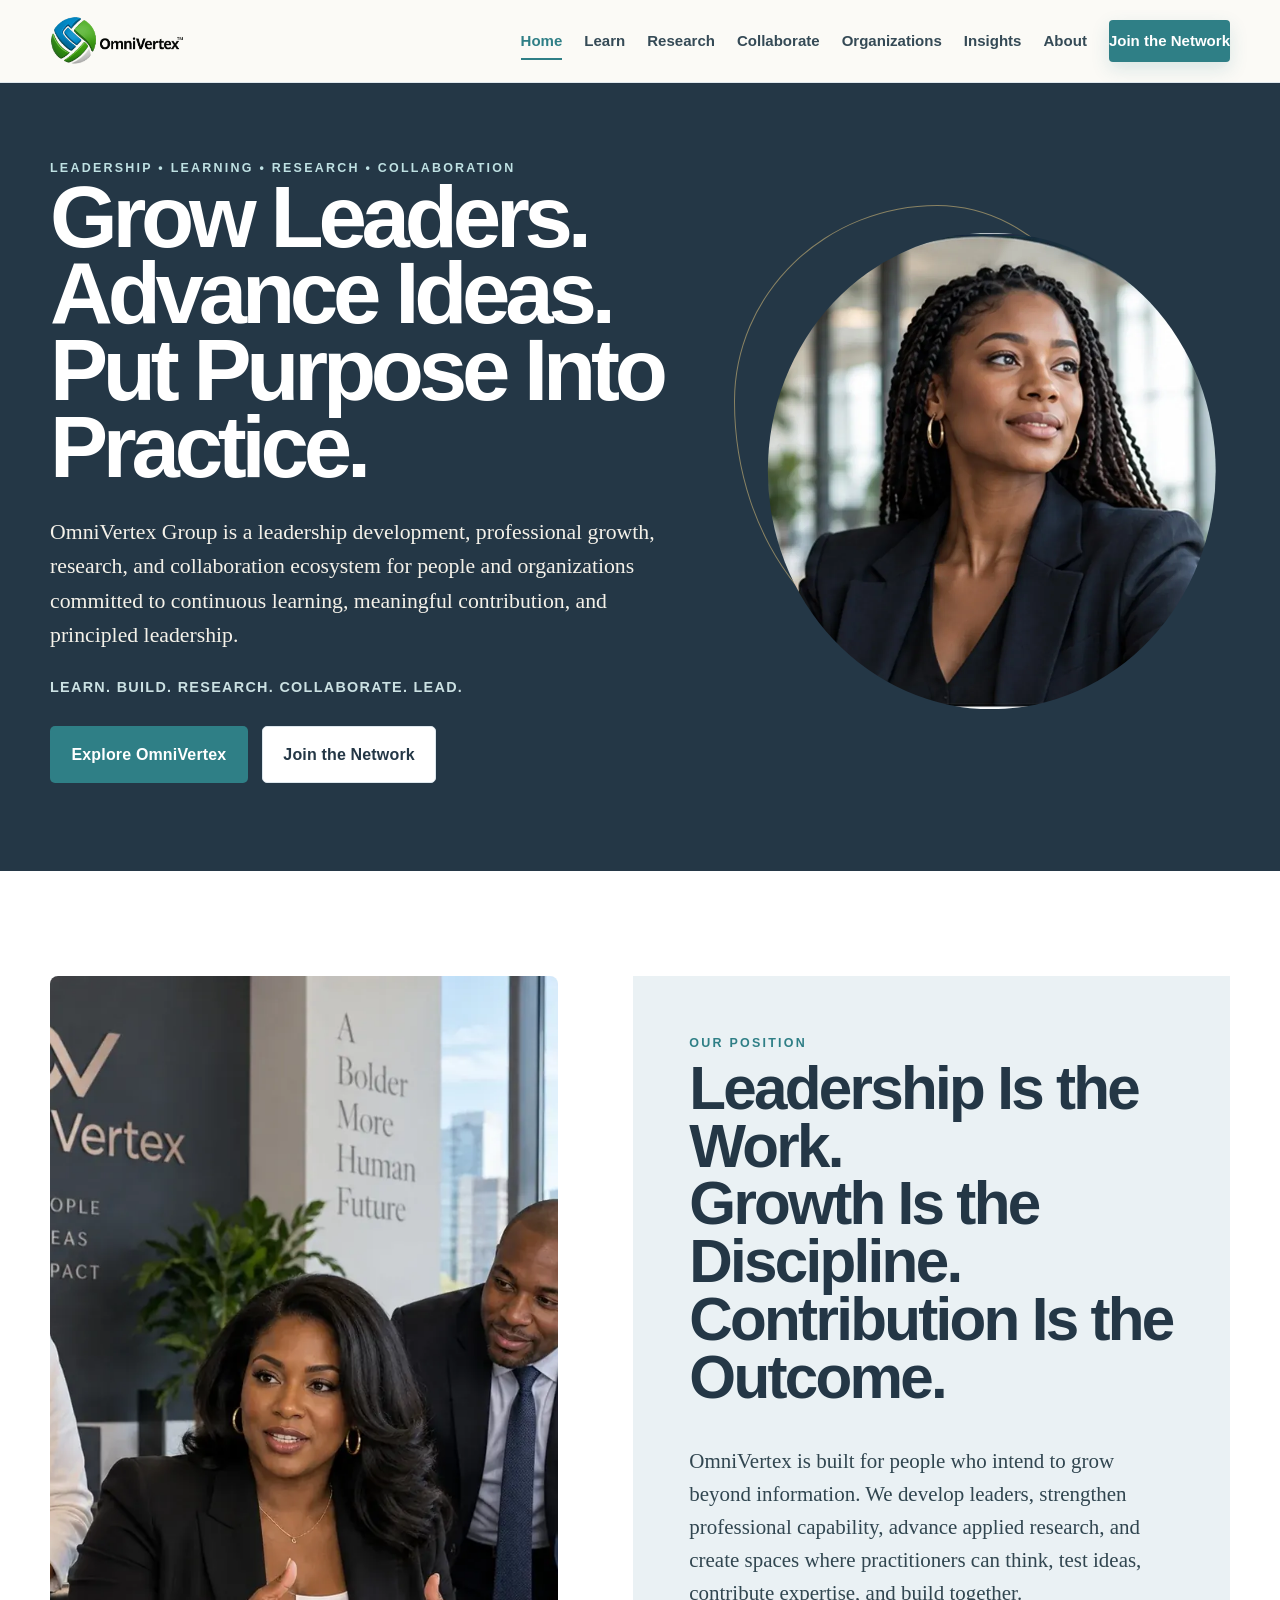
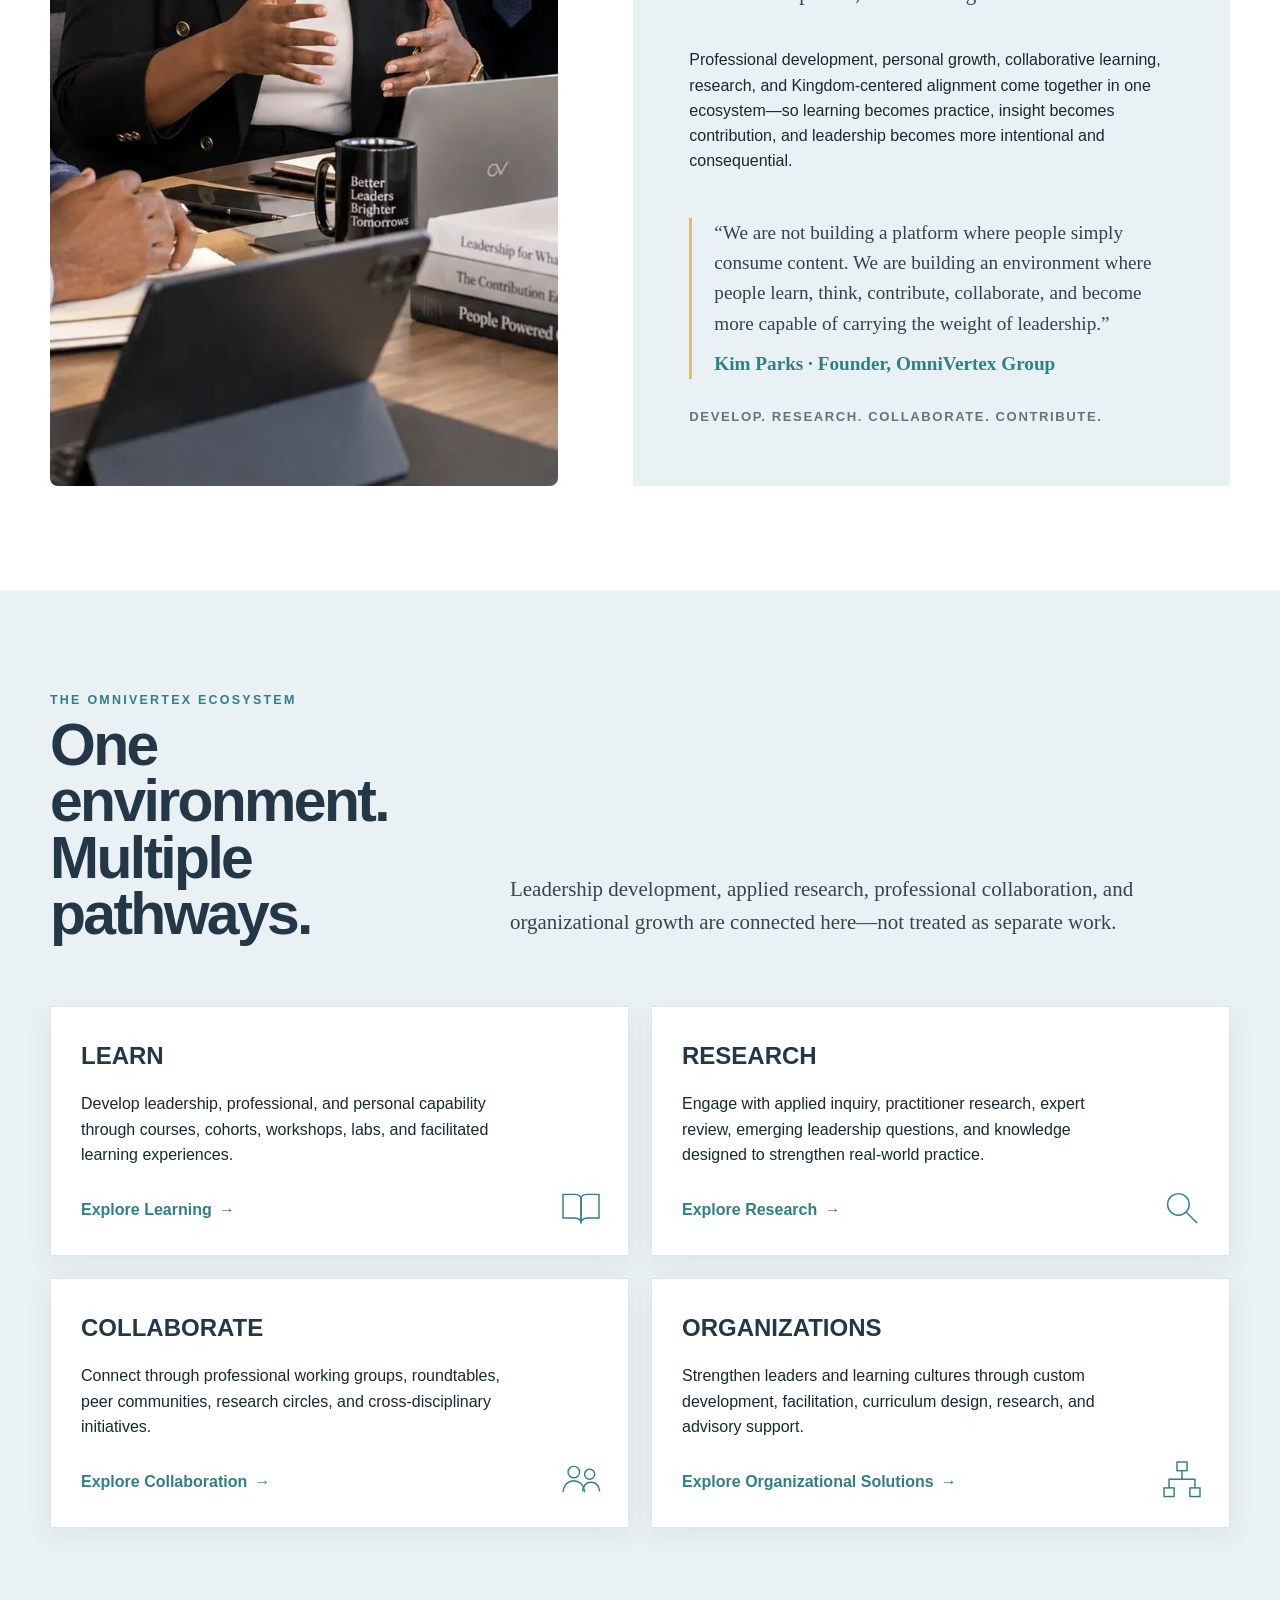
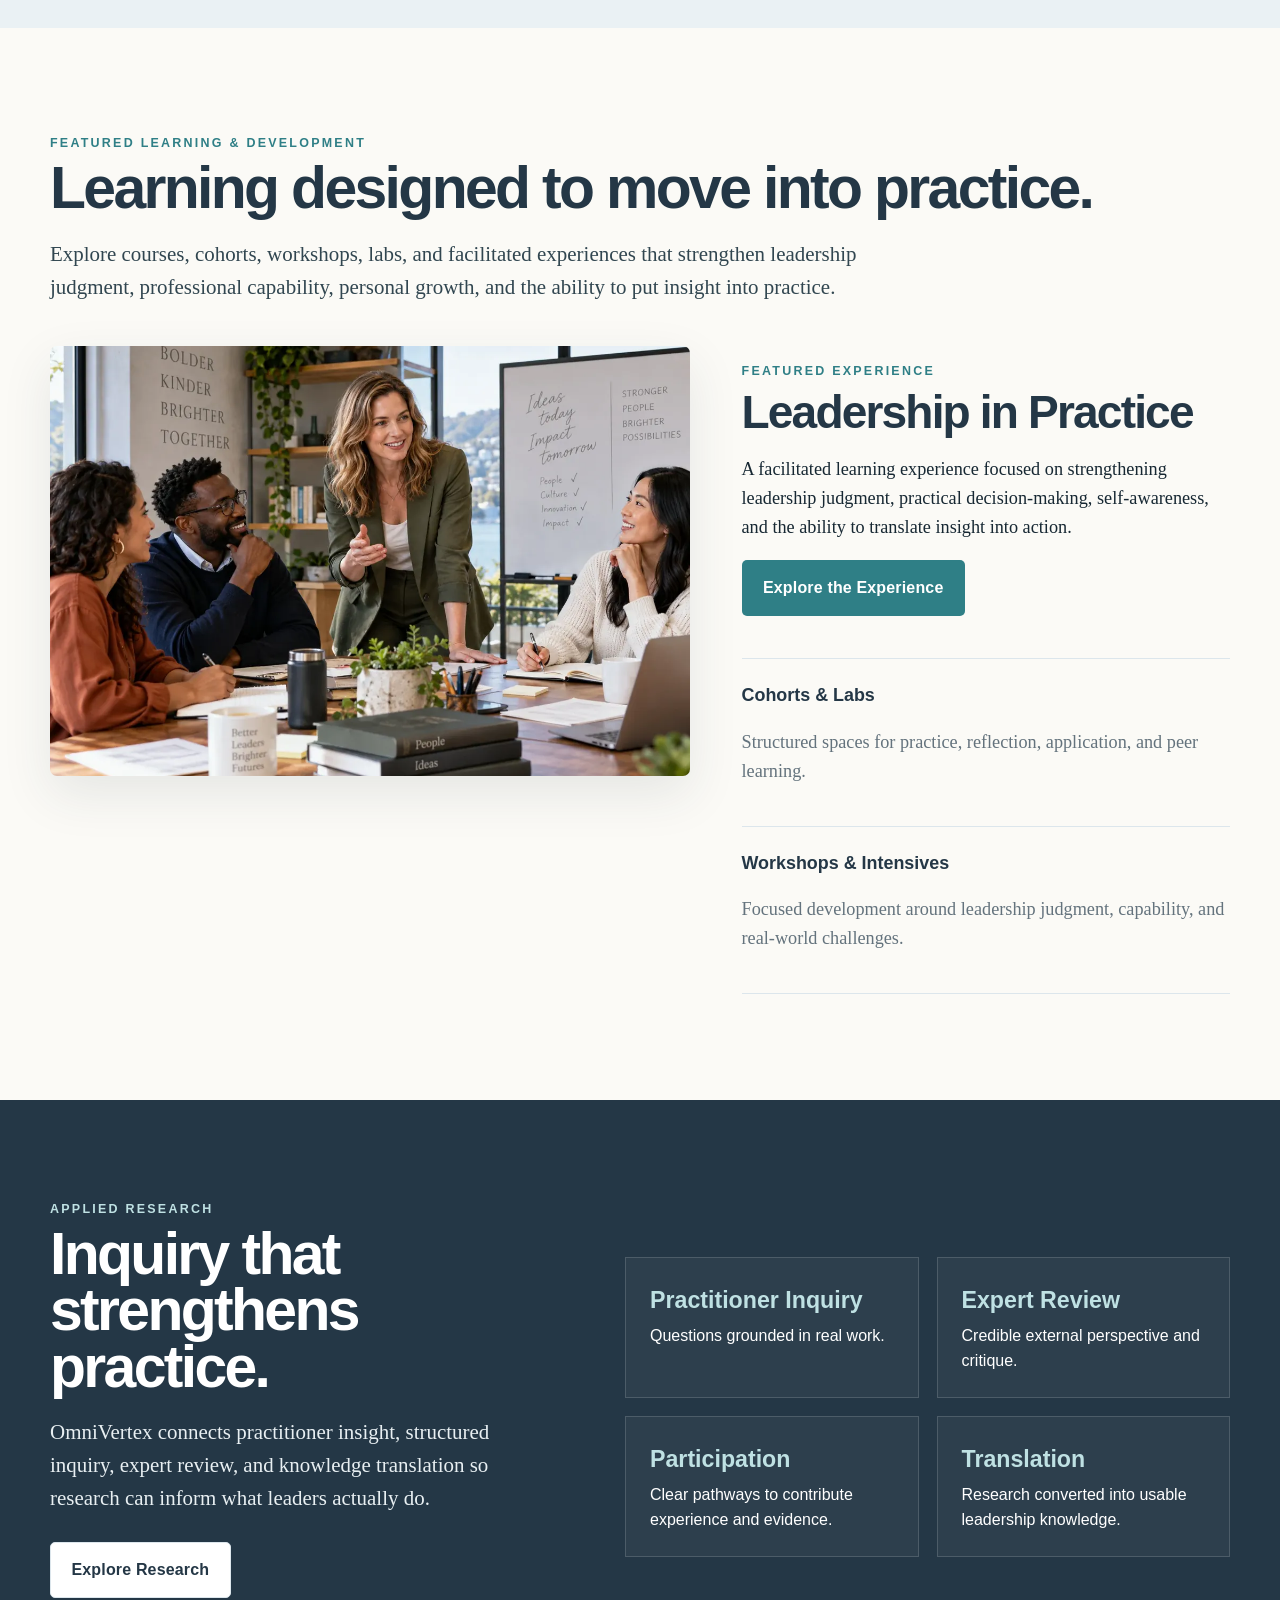
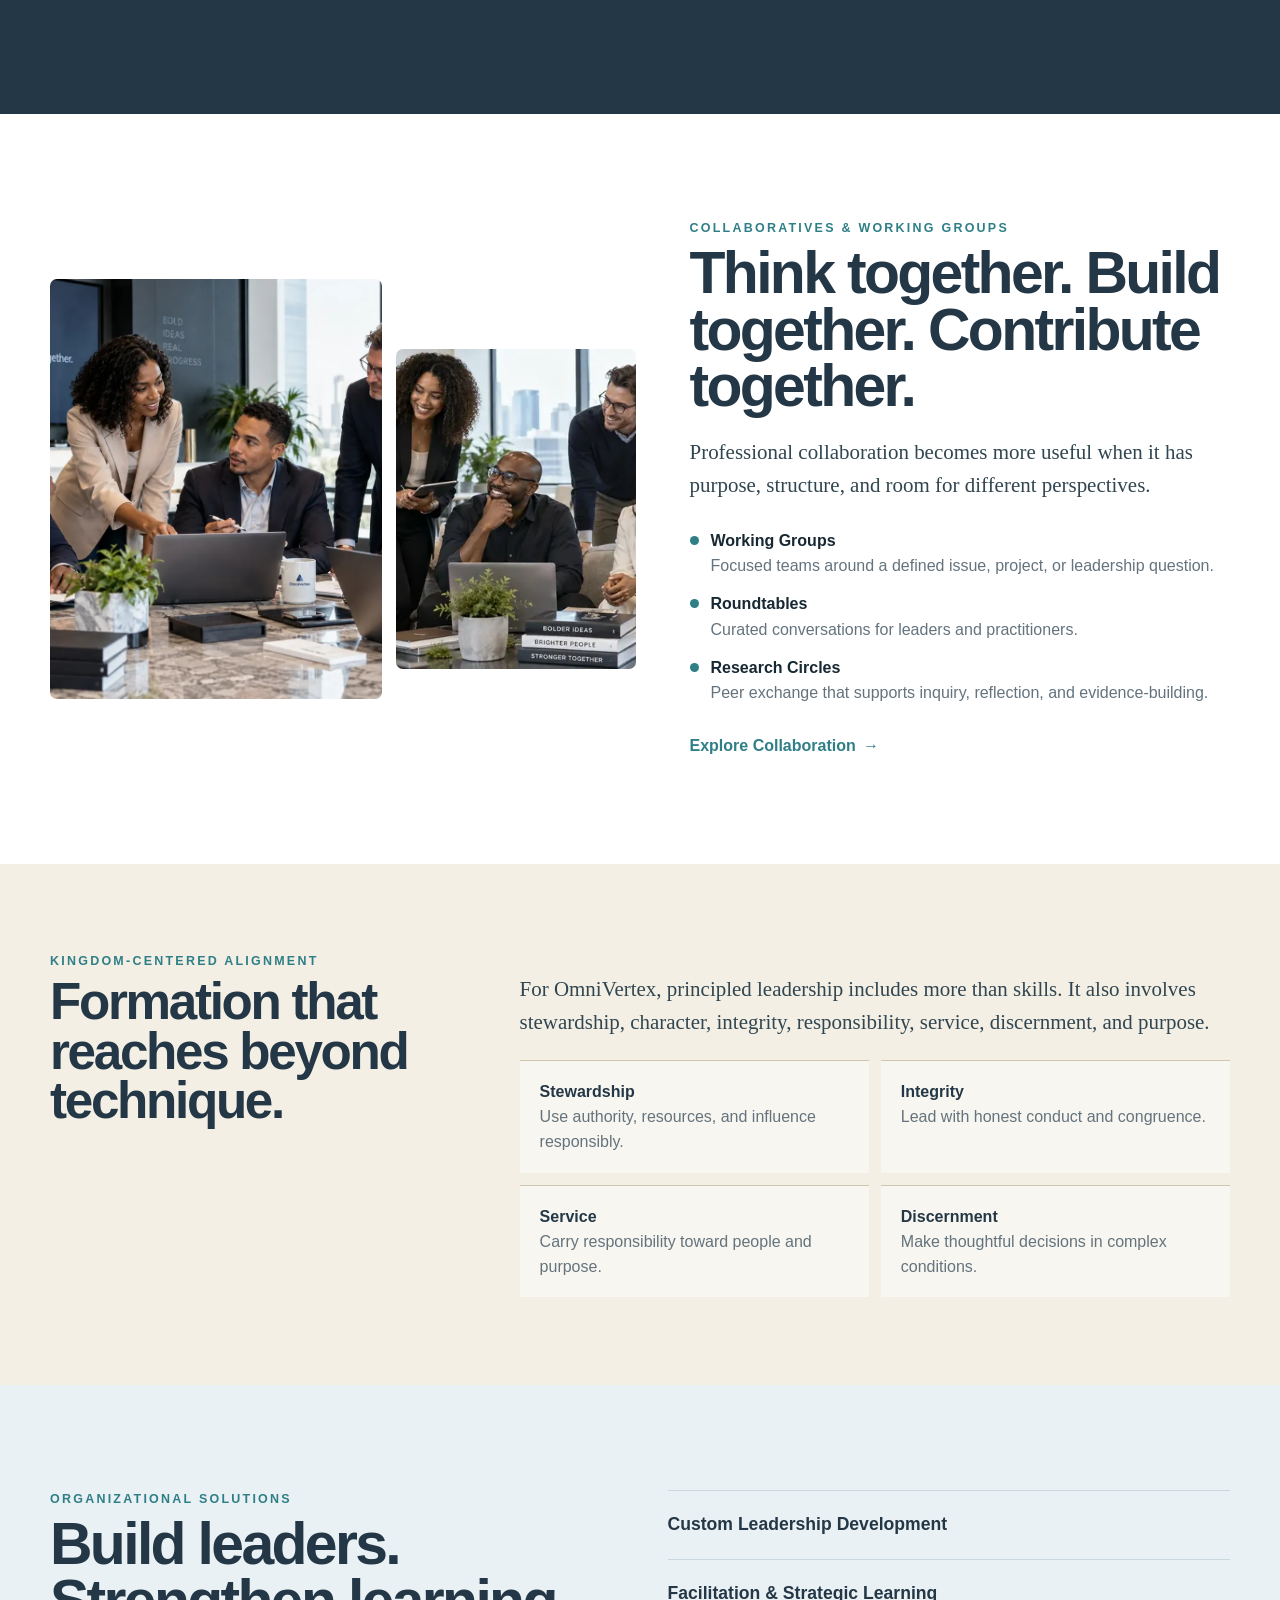
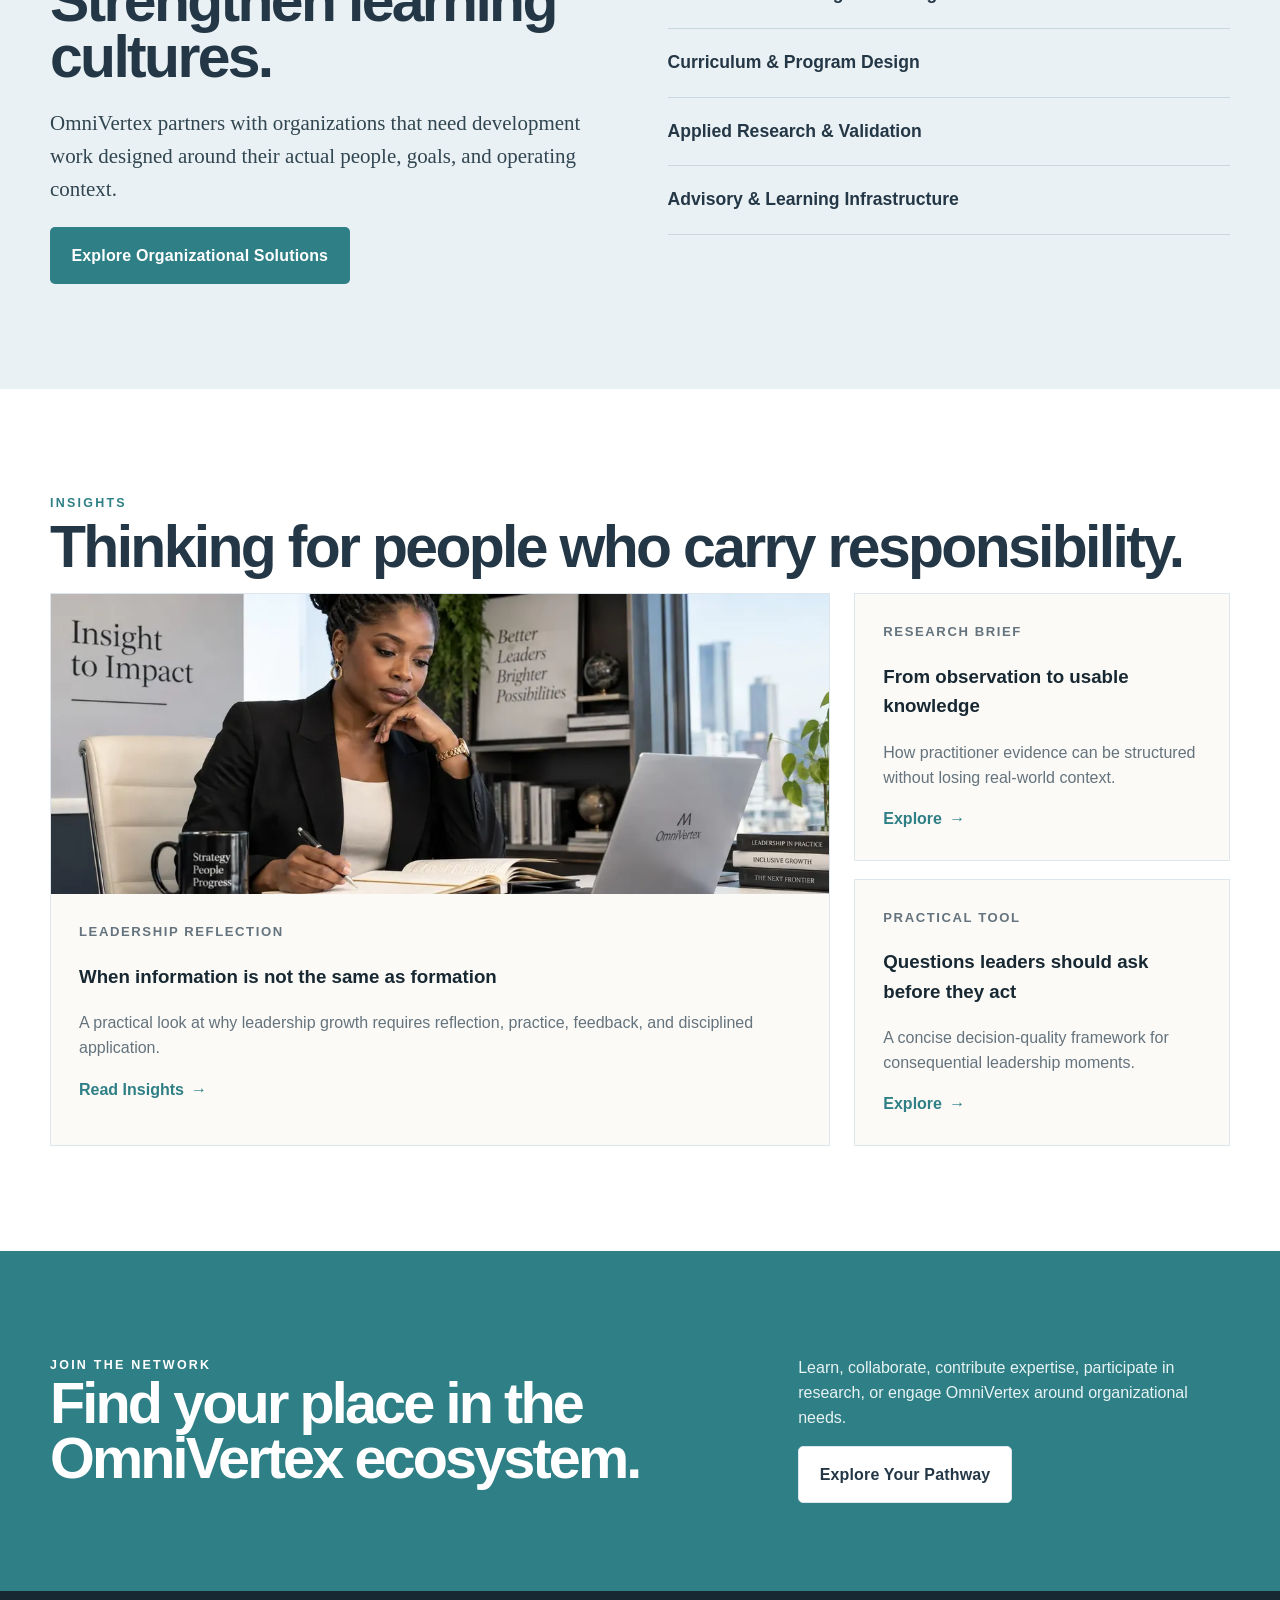
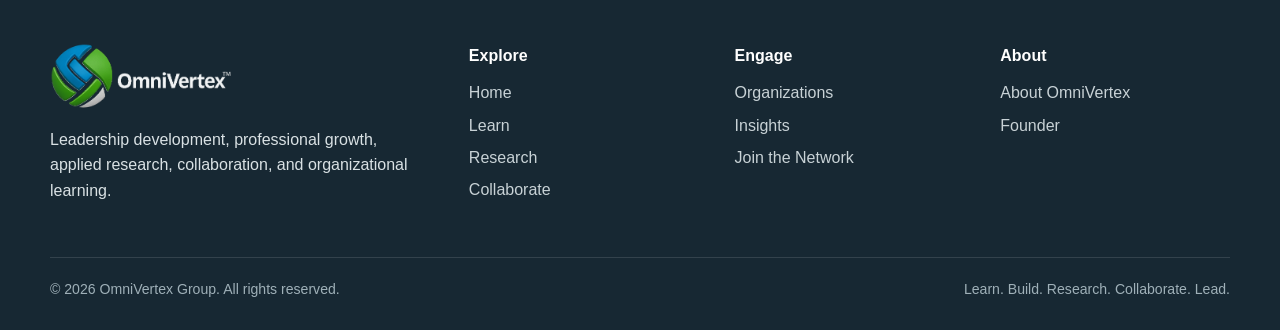
<file: index.html>
<!DOCTYPE html>

<html lang="en"><head><meta charset="utf-8"/><meta content="width=device-width,initial-scale=1" name="viewport"/><meta content="Leadership development, professional growth, applied research, collaboration, and organizational learning." name="description"/><title>Home | OmniVertex Group</title><link href="assets/favicon.png" rel="icon"/><link href="assets/styles.css" rel="stylesheet"/><meta content="#243746" name="theme-color"/></head><body class="page-index"><header class="site-header"><div class="container nav-wrap"><a class="brand" href="index.html"><img alt="OmniVertex" src="assets/logo-header.webp"/></a><button aria-controls="primary-navigation" aria-label="Open navigation" class="menu-btn">☰</button><nav class="nav" id="primary-navigation"><a data-page="index" href="index.html">Home</a><a data-page="learn" href="learn.html">Learn</a><a data-page="research" href="research.html">Research</a><a data-page="collaborate" href="collaborate.html">Collaborate</a><a data-page="organizations" href="organizations.html">Organizations</a><a data-page="insights" href="insights.html">Insights</a><a data-page="about" href="about.html">About</a><a class="nav-cta" href="join.html">Join the Network</a></nav></div></header><main>
<section class="hero"><div class="container hero-grid"><div><div class="eyebrow" style="color:#BFE1E3">Leadership • Learning • Research • Collaboration</div><h1>Grow Leaders.<br/>Advance Ideas. Put Purpose Into Practice.</h1><p class="lead">OmniVertex Group is a leadership development, professional growth, research, and collaboration ecosystem for people and organizations committed to continuous learning, meaningful contribution, and principled leadership.</p><div class="brand-line">Learn. Build. Research. Collaborate. Lead.</div><div class="hero-actions"><a class="btn primary" href="#ecosystem">Explore OmniVertex</a><a class="btn secondary" href="join.html">Join the Network</a></div></div><div class="hero-portrait"><img alt="Beautiful professional Black woman executive" decoding="async" fetchpriority="high" src="assets/images/home-hero.webp"/></div></div></section>
<section class="manifesto"><div class="container manifesto-grid"><div class="manifesto-media"><img alt="Black, brown, and white professionals collaborating in a leadership setting" decoding="async" loading="lazy" src="assets/images/home-manifesto.webp"/></div><div class="manifesto-copy"><div class="eyebrow">Our Position</div><h2 class="section-title" style="font-size:clamp(2.6rem,4.7vw,5rem)">Leadership Is the Work.<br/>Growth Is the Discipline.<br/>Contribution Is the Outcome.</h2><p class="section-copy">OmniVertex is built for people who intend to grow beyond information. We develop leaders, strengthen professional capability, advance applied research, and create spaces where practitioners can think, test ideas, contribute expertise, and build together.</p><p>Professional development, personal growth, collaborative learning, research, and Kingdom-centered alignment come together in one ecosystem—so learning becomes practice, insight becomes contribution, and leadership becomes more intentional and consequential.</p><div class="quote">“We are not building a platform where people simply consume content. We are building an environment where people learn, think, contribute, collaborate, and become more capable of carrying the weight of leadership.”<div class="signature">Kim Parks · Founder, OmniVertex Group</div></div><div class="kicker" style="margin-top:28px">Develop. Research. Collaborate. Contribute.</div></div></div></section>
<section class="ecosystem" id="ecosystem"><div class="container"><div class="eco-head"><div><div class="eyebrow">The OmniVertex Ecosystem</div><h2 class="section-title">One environment.<br/>Multiple pathways.</h2></div><p class="section-copy">Leadership development, applied research, professional collaboration, and organizational growth are connected here—not treated as separate work.</p></div><div class="eco-grid">
<article class="eco-card"><h3>LEARN</h3><p>Develop leadership, professional, and personal capability through courses, cohorts, workshops, labs, and facilitated learning experiences.</p><a class="link-arrow" href="learn.html">Explore Learning</a><svg class="icon" fill="none" stroke="currentColor" stroke-width="2" viewbox="0 0 64 64"><path d="M7 13h17c6 0 8 5 8 5v33s-3-5-9-5H7z"></path><path d="M57 13H40c-6 0-8 5-8 5v33s3-5 9-5h16z"></path></svg></article>
<article class="eco-card"><h3>RESEARCH</h3><p>Engage with applied inquiry, practitioner research, expert review, emerging leadership questions, and knowledge designed to strengthen real-world practice.</p><a class="link-arrow" href="research.html">Explore Research</a><svg class="icon" fill="none" stroke="currentColor" stroke-width="2" viewbox="0 0 64 64"><circle cx="27" cy="27" r="15"></circle><path d="M38 38l15 15"></path></svg></article>
<article class="eco-card"><h3>COLLABORATE</h3><p>Connect through professional working groups, roundtables, peer communities, research circles, and cross-disciplinary initiatives.</p><a class="link-arrow" href="collaborate.html">Explore Collaboration</a><svg class="icon" fill="none" stroke="currentColor" stroke-width="2" viewbox="0 0 64 64"><circle cx="22" cy="21" r="8"></circle><circle cx="44" cy="24" r="7"></circle><path d="M7 49c1-11 8-16 15-16s14 5 15 16"></path><path d="M34 48c1-9 6-13 12-13 7 0 11 5 12 13"></path></svg></article>
<article class="eco-card"><h3>ORGANIZATIONS</h3><p>Strengthen leaders and learning cultures through custom development, facilitation, curriculum design, research, and advisory support.</p><a class="link-arrow" href="organizations.html">Explore Organizational Solutions</a><svg class="icon" fill="none" stroke="currentColor" stroke-width="2" viewbox="0 0 64 64"><rect height="12" width="14" x="25" y="7"></rect><rect height="12" width="14" x="7" y="43"></rect><rect height="12" width="14" x="43" y="43"></rect><path d="M32 19v12M14 43V31h36v12"></path></svg></article>
</div></div></section>
<section class="featured"><div class="container"><div class="featured-top"><div class="eyebrow">Featured Learning &amp; Development</div><h2 class="section-title">Learning designed to move into practice.</h2><p class="section-copy">Explore courses, cohorts, workshops, labs, and facilitated experiences that strengthen leadership judgment, professional capability, personal growth, and the ability to put insight into practice.</p></div><div class="featured-layout"><div class="feature-image"><img alt="Caucasian woman facilitator leading a diverse professional learning experience" decoding="async" loading="lazy" src="assets/images/home-learning.webp"/></div><div class="feature-primary"><div class="eyebrow">Featured Experience</div><h3>Leadership in Practice</h3><p>A facilitated learning experience focused on strengthening leadership judgment, practical decision-making, self-awareness, and the ability to translate insight into action.</p><a class="btn primary" href="learn.html">Explore the Experience</a><div class="mini-stack"><div class="mini"><div><h4>Cohorts &amp; Labs</h4><p class="muted">Structured spaces for practice, reflection, application, and peer learning.</p></div></div><div class="mini"><div><h4>Workshops &amp; Intensives</h4><p class="muted">Focused development around leadership judgment, capability, and real-world challenges.</p></div></div></div></div></div></div></section>
<section class="research-band"><div class="container research-grid"><div><div class="eyebrow" style="color:#BFE1E3">Applied Research</div><h2 class="section-title">Inquiry that strengthens practice.</h2><p class="section-copy">OmniVertex connects practitioner insight, structured inquiry, expert review, and knowledge translation so research can inform what leaders actually do.</p><p style="margin-top:26px"><a class="btn secondary" href="research.html">Explore Research</a></p></div><div class="research-stat"><div class="stat"><strong>Practitioner Inquiry</strong><span>Questions grounded in real work.</span></div><div class="stat"><strong>Expert Review</strong><span>Credible external perspective and critique.</span></div><div class="stat"><strong>Participation</strong><span>Clear pathways to contribute experience and evidence.</span></div><div class="stat"><strong>Translation</strong><span>Research converted into usable leadership knowledge.</span></div></div></div></section>
<section class="collab"><div class="container collab-grid"><div class="collab-media"><img alt="Black and brown professionals collaborating across perspectives" decoding="async" loading="lazy" src="assets/images/home-collab-primary.webp"/><img alt="Diverse professional colleagues including Black and white professionals in conversation" decoding="async" loading="lazy" src="assets/images/home-collab-secondary.webp"/></div><div><div class="eyebrow">Collaboratives &amp; Working Groups</div><h2 class="section-title">Think together. Build together. Contribute together.</h2><p class="section-copy">Professional collaboration becomes more useful when it has purpose, structure, and room for different perspectives.</p><div class="points"><div class="point"><i></i><div><strong>Working Groups</strong><br/><span class="muted">Focused teams around a defined issue, project, or leadership question.</span></div></div><div class="point"><i></i><div><strong>Roundtables</strong><br/><span class="muted">Curated conversations for leaders and practitioners.</span></div></div><div class="point"><i></i><div><strong>Research Circles</strong><br/><span class="muted">Peer exchange that supports inquiry, reflection, and evidence-building.</span></div></div></div><a class="link-arrow" href="collaborate.html">Explore Collaboration</a></div></div></section>
<section class="kingdom"><div class="container kingdom-grid"><div><div class="eyebrow">Kingdom-Centered Alignment</div><h2 class="section-title" style="font-size:clamp(2.3rem,4vw,4.3rem)">Formation that reaches beyond technique.</h2></div><div><p class="section-copy">For OmniVertex, principled leadership includes more than skills. It also involves stewardship, character, integrity, responsibility, service, discernment, and purpose.</p><div class="kingdom-values"><div class="value"><strong>Stewardship</strong><br/><span class="muted">Use authority, resources, and influence responsibly.</span></div><div class="value"><strong>Integrity</strong><br/><span class="muted">Lead with honest conduct and congruence.</span></div><div class="value"><strong>Service</strong><br/><span class="muted">Carry responsibility toward people and purpose.</span></div><div class="value"><strong>Discernment</strong><br/><span class="muted">Make thoughtful decisions in complex conditions.</span></div></div></div></div></section>
<section class="org-solutions"><div class="container org-layout"><div><div class="eyebrow">Organizational Solutions</div><h2 class="section-title">Build leaders. Strengthen learning cultures.</h2><p class="section-copy">OmniVertex partners with organizations that need development work designed around their actual people, goals, and operating context.</p><a class="btn primary" href="organizations.html">Explore Organizational Solutions</a></div><div class="org-list"><div class="org-item"><h4>Custom Leadership Development</h4></div><div class="org-item"><h4>Facilitation &amp; Strategic Learning</h4></div><div class="org-item"><h4>Curriculum &amp; Program Design</h4></div><div class="org-item"><h4>Applied Research &amp; Validation</h4></div><div class="org-item"><h4>Advisory &amp; Learning Infrastructure</h4></div></div></div></section>
<section class="insights"><div class="container"><div class="eyebrow">Insights</div><h2 class="section-title">Thinking for people who carry responsibility.</h2><div class="insight-grid"><article class="insight-main"><img alt="Black professional reflecting on leadership and research" decoding="async" loading="lazy" src="assets/images/home-insight.webp"/><div class="insight-body"><div class="kicker">Leadership Reflection</div><h3>When information is not the same as formation</h3><p class="muted">A practical look at why leadership growth requires reflection, practice, feedback, and disciplined application.</p><a class="link-arrow" href="insights.html">Read Insights</a></div></article><div><article class="insight-side"><div><div class="kicker">Research Brief</div><h3>From observation to usable knowledge</h3><p class="muted">How practitioner evidence can be structured without losing real-world context.</p></div><a class="link-arrow" href="insights.html">Explore</a></article><article class="insight-side"><div><div class="kicker">Practical Tool</div><h3>Questions leaders should ask before they act</h3><p class="muted">A concise decision-quality framework for consequential leadership moments.</p></div><a class="link-arrow" href="insights.html">Explore</a></article></div></div></div></section>
<section class="join-cta"><div class="container join-inner"><div><div class="eyebrow" style="color:white">Join the Network</div><h2>Find your place in the OmniVertex ecosystem.</h2></div><div><p>Learn, collaborate, contribute expertise, participate in research, or engage OmniVertex around organizational needs.</p><a class="btn secondary" href="join.html">Explore Your Pathway</a></div></div></section></main><footer class="footer"><div class="container"><div class="footer-grid"><div><img alt="OmniVertex" class="footer-logo" src="assets/logo-footer.webp"/><p style="max-width:360px">Leadership development, professional growth, applied research, collaboration, and organizational learning.</p></div><div><h4>Explore</h4><a href="index.html">Home</a><a href="learn.html">Learn</a><a href="research.html">Research</a><a href="collaborate.html">Collaborate</a></div><div><h4>Engage</h4><a href="organizations.html">Organizations</a><a href="insights.html">Insights</a><a href="join.html">Join the Network</a></div><div><h4>About</h4><a href="about.html">About OmniVertex</a><a href="about.html#founder">Founder</a></div></div><div class="footer-bottom"><span>© 2026 OmniVertex Group. All rights reserved.</span><span>Learn. Build. Research. Collaborate. Lead.</span></div></div></footer><script src="assets/site.js"></script></body></html>
</file>
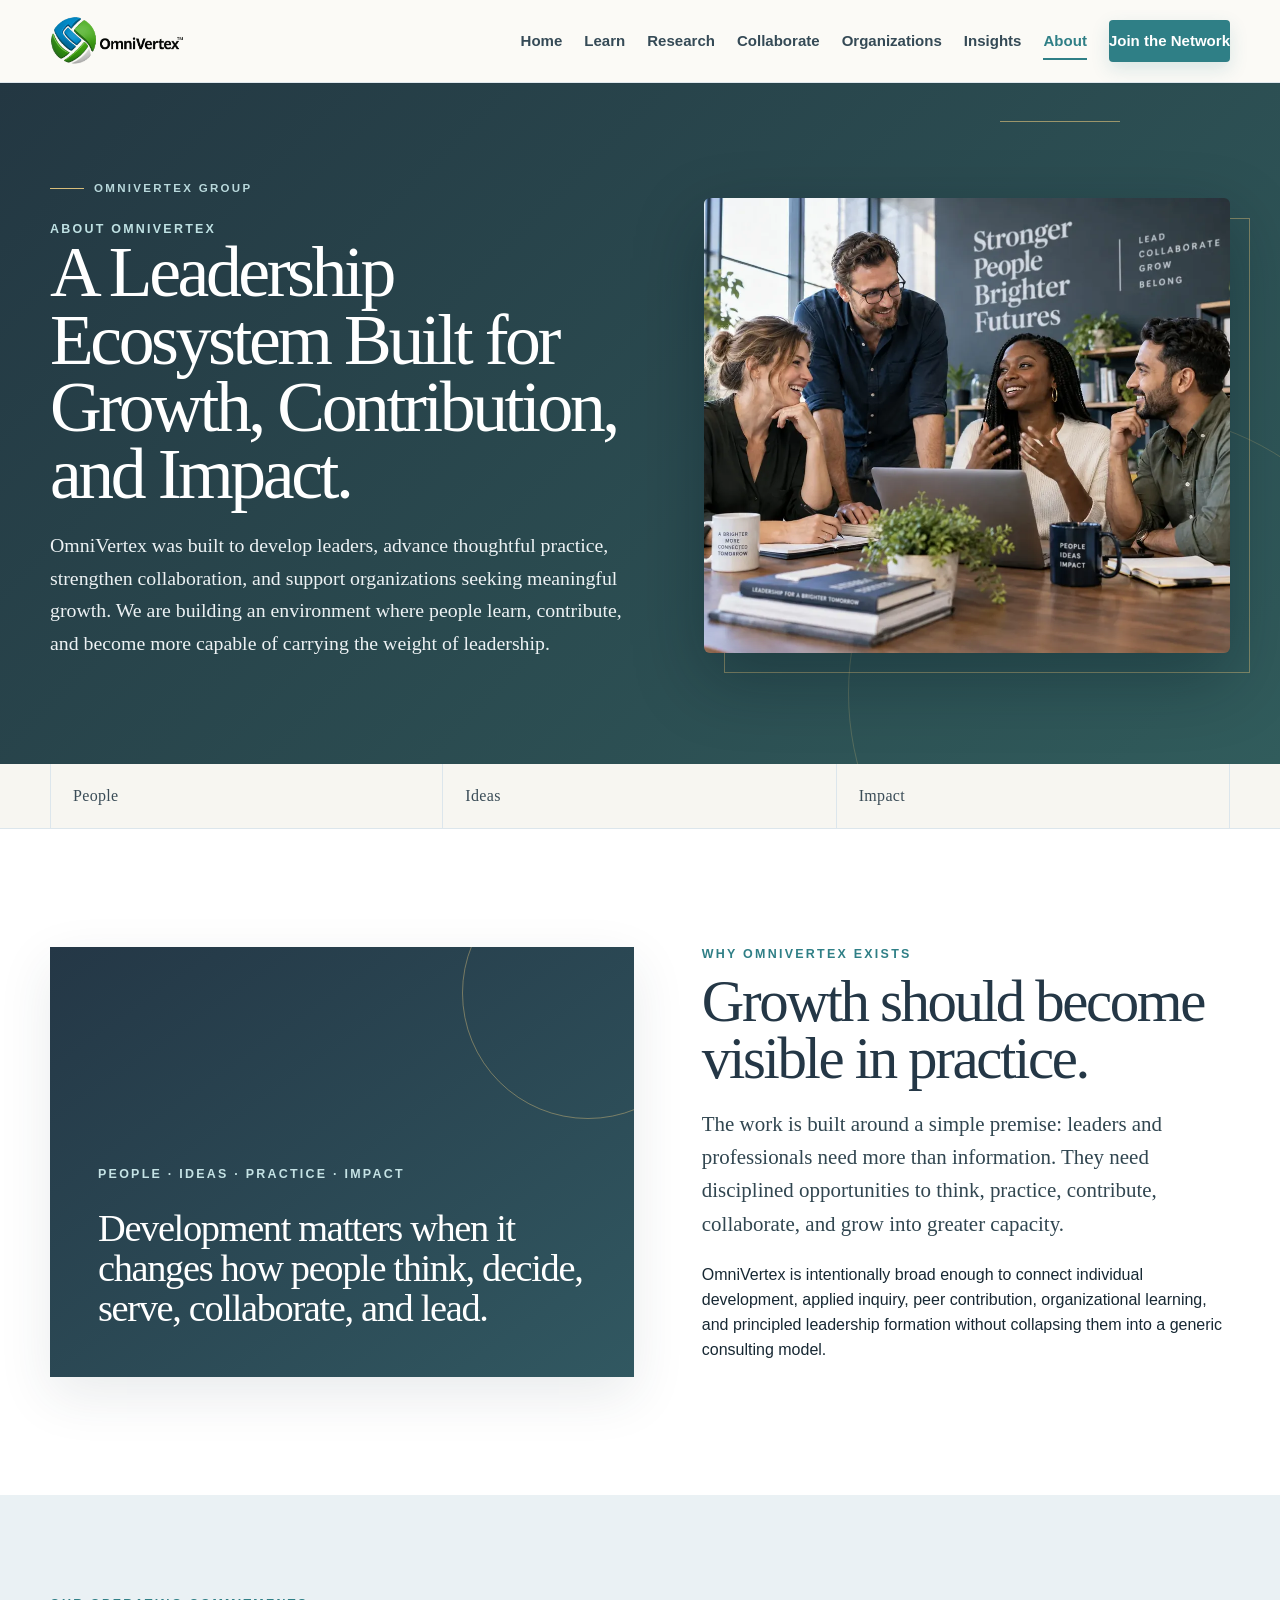
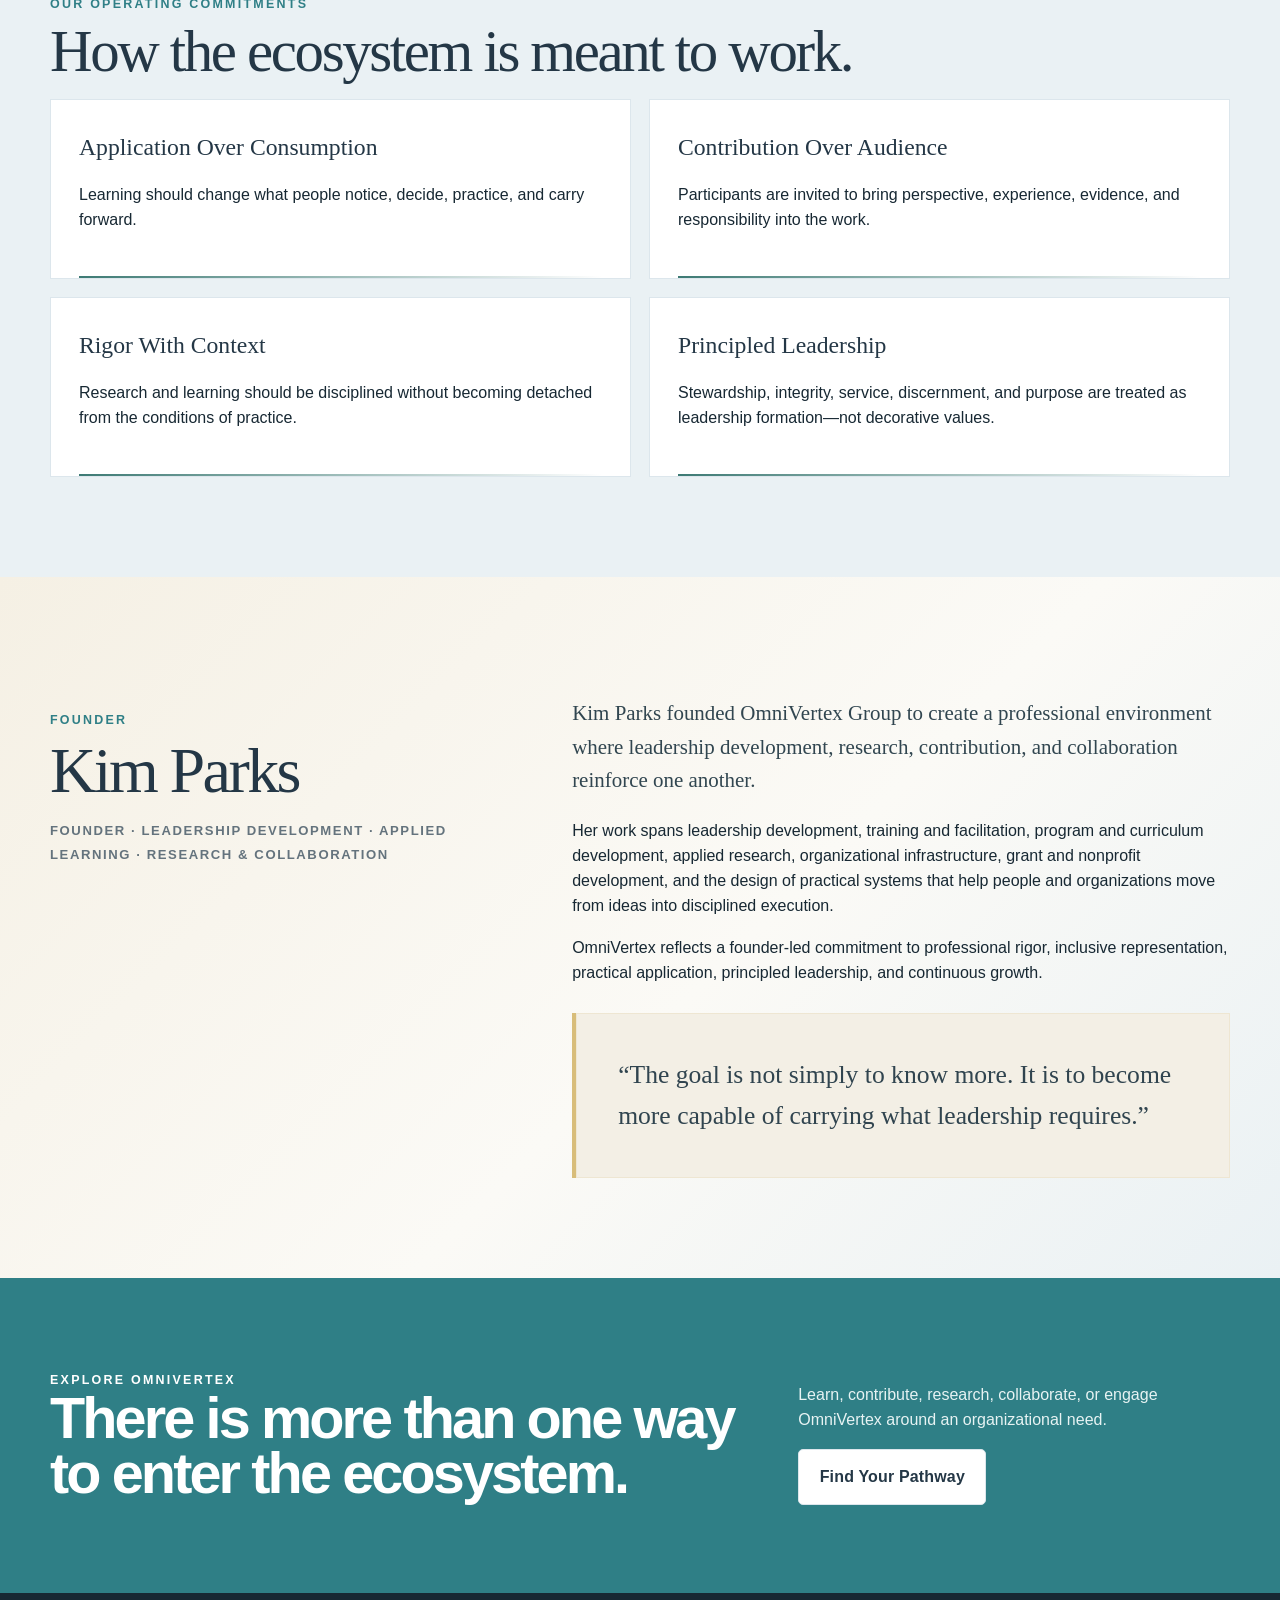
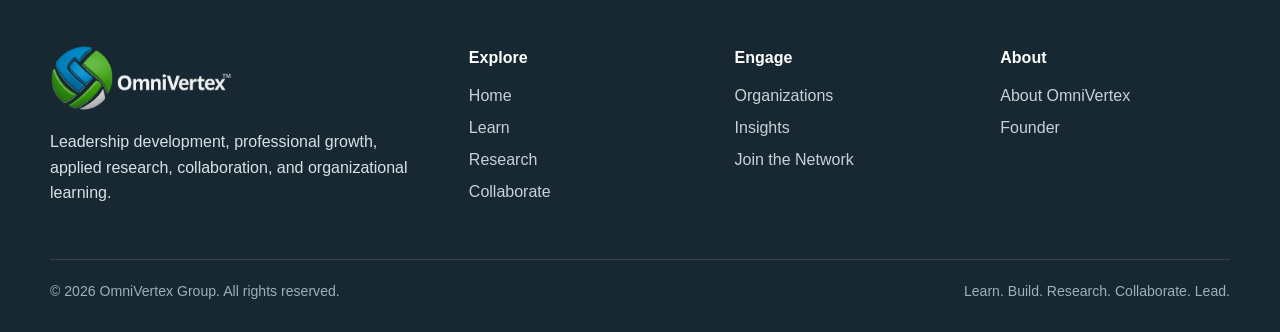
<file: about.html>
<!DOCTYPE html>

<html lang="en"><head><meta charset="utf-8"/><meta content="width=device-width,initial-scale=1" name="viewport"/><meta content="About OmniVertex Group and founder Kim Parks." name="description"/><title>About | OmniVertex Group</title><link href="assets/favicon.png" rel="icon"/><link href="assets/styles.css" rel="stylesheet"/><meta content="#243746" name="theme-color"/></head><body class="page-about inner-page"><header class="site-header"><div class="container nav-wrap"><a class="brand" href="index.html"><img alt="OmniVertex" src="assets/logo-header.webp"/></a><button aria-controls="primary-navigation" aria-label="Open navigation" class="menu-btn">☰</button><nav class="nav" id="primary-navigation"><a data-page="index" href="index.html">Home</a><a data-page="learn" href="learn.html">Learn</a><a data-page="research" href="research.html">Research</a><a data-page="collaborate" href="collaborate.html">Collaborate</a><a data-page="organizations" href="organizations.html">Organizations</a><a data-page="insights" href="insights.html">Insights</a><a data-page="about" href="about.html">About</a><a class="nav-cta" href="join.html">Join the Network</a></nav></div></header><main>
<section class="page-hero split"><div class="container"><div class="page-hero-grid"><div class="page-hero-copy"><div class="hero-marker">OmniVertex Group</div><div class="eyebrow" style="color:#BFE1E3">About OmniVertex</div><h1>A Leadership Ecosystem Built for Growth, Contribution, and Impact.</h1><p>OmniVertex was built to develop leaders, advance thoughtful practice, strengthen collaboration, and support organizations seeking meaningful growth. We are building an environment where people learn, contribute, and become more capable of carrying the weight of leadership.</p></div><div class="page-hero-media"><img alt="Diverse professionals in a collaborative leadership conversation with a Black woman centered in the group" decoding="async" fetchpriority="high" src="assets/images/about-hero.webp"/></div></div></div></section><section class="page-ribbon"><div class="container ribbon-grid"><div class="ribbon-item"><strong>People</strong></div><div class="ribbon-item"><strong>Ideas</strong></div><div class="ribbon-item"><strong>Impact</strong></div></div></section>
<section class="content-section"><div class="container feature-split"><div class="editorial-statement"><div class="eyebrow">People · Ideas · Practice · Impact</div><p>Development matters when it changes how people think, decide, serve, collaborate, and lead.</p></div><div class="copy"><div class="eyebrow">Why OmniVertex Exists</div><h2 class="section-title">Growth should become visible in practice.</h2><p class="section-copy">The work is built around a simple premise: leaders and professionals need more than information. They need disciplined opportunities to think, practice, contribute, collaborate, and grow into greater capacity.</p><p>OmniVertex is intentionally broad enough to connect individual development, applied inquiry, peer contribution, organizational learning, and principled leadership formation without collapsing them into a generic consulting model.</p></div></div></section>
<section class="content-section alt"><div class="container"><div class="eyebrow">Our Operating Commitments</div><h2 class="section-title">How the ecosystem is meant to work.</h2><div class="topic-grid"><div class="topic"><h3>Application Over Consumption</h3><p>Learning should change what people notice, decide, practice, and carry forward.</p></div><div class="topic"><h3>Contribution Over Audience</h3><p>Participants are invited to bring perspective, experience, evidence, and responsibility into the work.</p></div><div class="topic"><h3>Rigor With Context</h3><p>Research and learning should be disciplined without becoming detached from the conditions of practice.</p></div><div class="topic"><h3>Principled Leadership</h3><p>Stewardship, integrity, service, discernment, and purpose are treated as leadership formation—not decorative values.</p></div></div></div></section>
<section class="content-section warm" id="founder"><div class="container content-grid"><div><div class="eyebrow">Founder</div><h2 class="section-title" style="font-size:clamp(2.8rem,5vw,5.3rem)">Kim Parks</h2><p class="kicker">Founder · Leadership Development · Applied Learning · Research &amp; Collaboration</p></div><div><p class="section-copy">Kim Parks founded OmniVertex Group to create a professional environment where leadership development, research, contribution, and collaboration reinforce one another.</p><p>Her work spans leadership development, training and facilitation, program and curriculum development, applied research, organizational infrastructure, grant and nonprofit development, and the design of practical systems that help people and organizations move from ideas into disciplined execution.</p><p>OmniVertex reflects a founder-led commitment to professional rigor, inclusive representation, practical application, principled leadership, and continuous growth.</p><div class="pullquote" style="margin-top:28px">“The goal is not simply to know more. It is to become more capable of carrying what leadership requires.”</div></div></div></section>
<section class="join-cta"><div class="container join-inner"><div><div class="eyebrow" style="color:white">Explore OmniVertex</div><h2>There is more than one way to enter the ecosystem.</h2></div><div><p>Learn, contribute, research, collaborate, or engage OmniVertex around an organizational need.</p><a class="btn secondary" href="join.html">Find Your Pathway</a></div></div></section></main><footer class="footer"><div class="container"><div class="footer-grid"><div><img alt="OmniVertex" class="footer-logo" src="assets/logo-footer.webp"/><p style="max-width:360px">Leadership development, professional growth, applied research, collaboration, and organizational learning.</p></div><div><h4>Explore</h4><a href="index.html">Home</a><a href="learn.html">Learn</a><a href="research.html">Research</a><a href="collaborate.html">Collaborate</a></div><div><h4>Engage</h4><a href="organizations.html">Organizations</a><a href="insights.html">Insights</a><a href="join.html">Join the Network</a></div><div><h4>About</h4><a href="about.html">About OmniVertex</a><a href="about.html#founder">Founder</a></div></div><div class="footer-bottom"><span>© 2026 OmniVertex Group. All rights reserved.</span><span>Learn. Build. Research. Collaborate. Lead.</span></div></div></footer><script src="assets/site.js"></script></body></html>
</file>
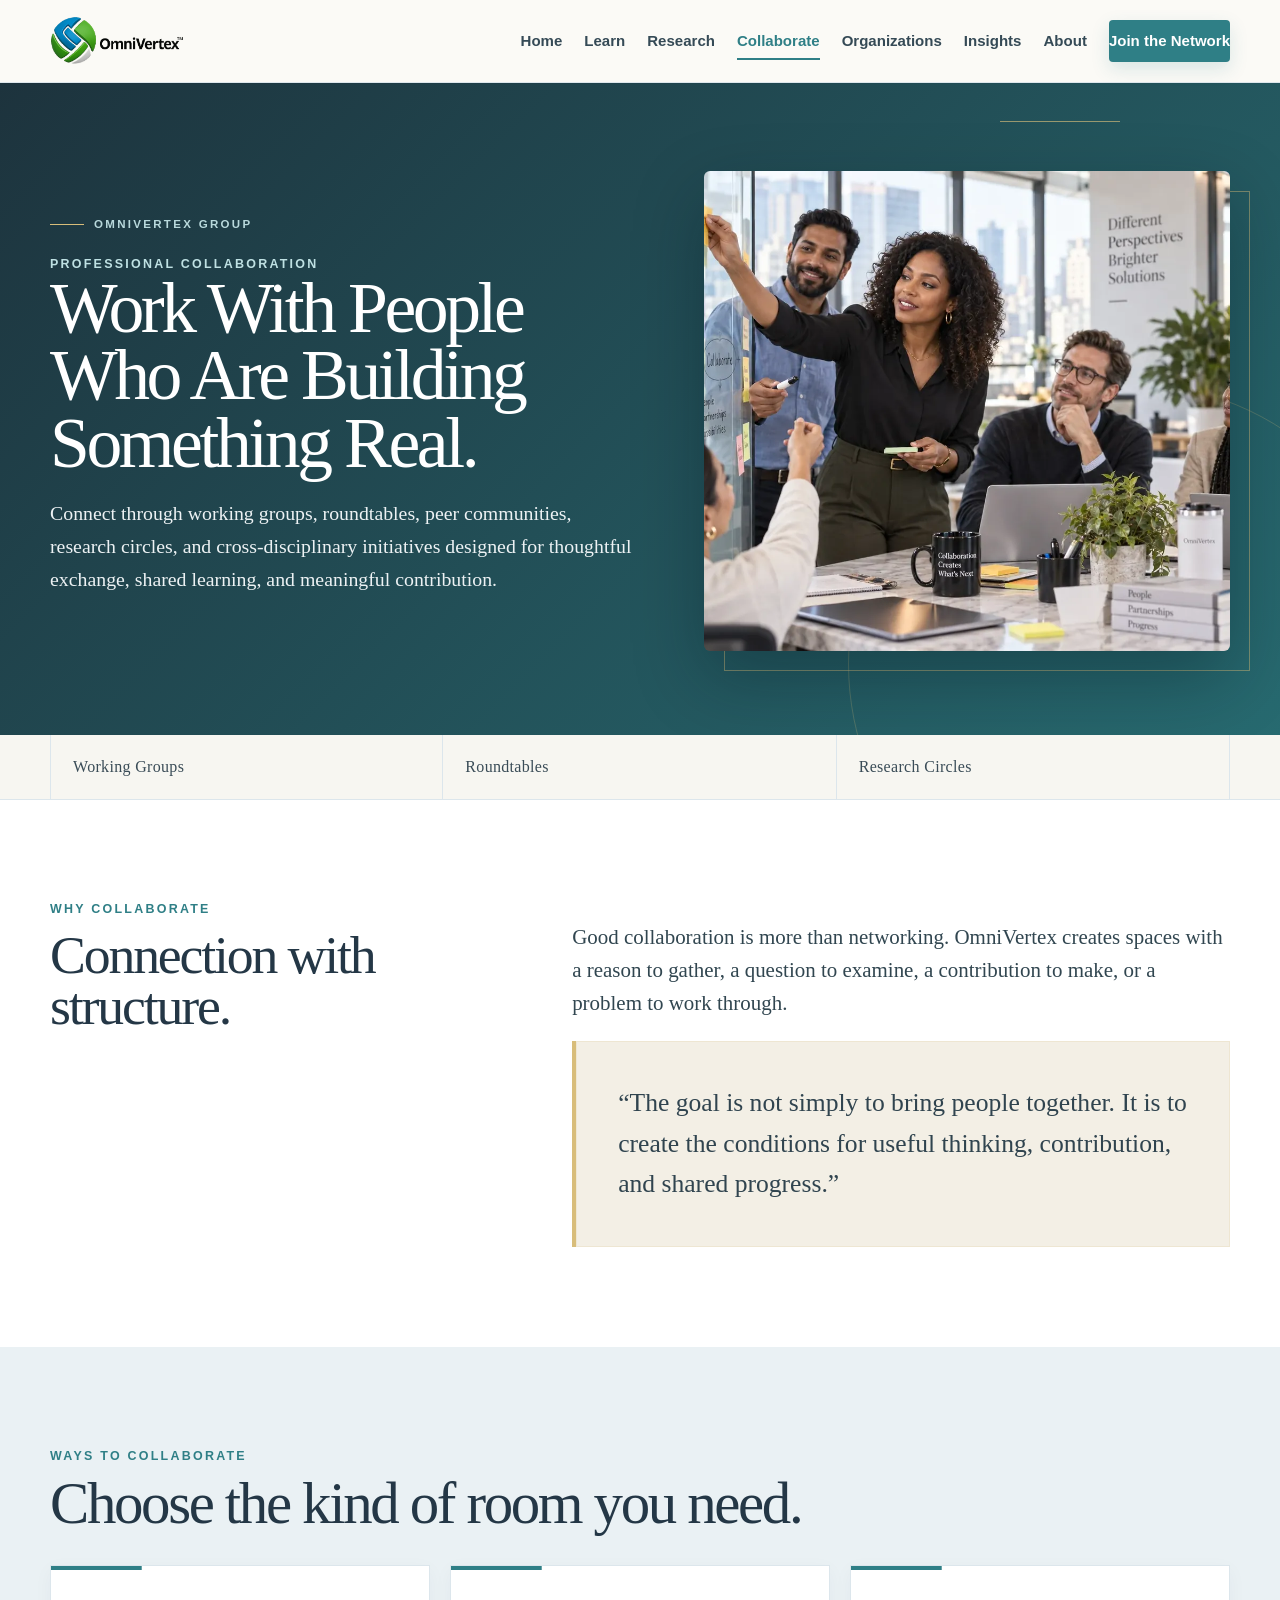
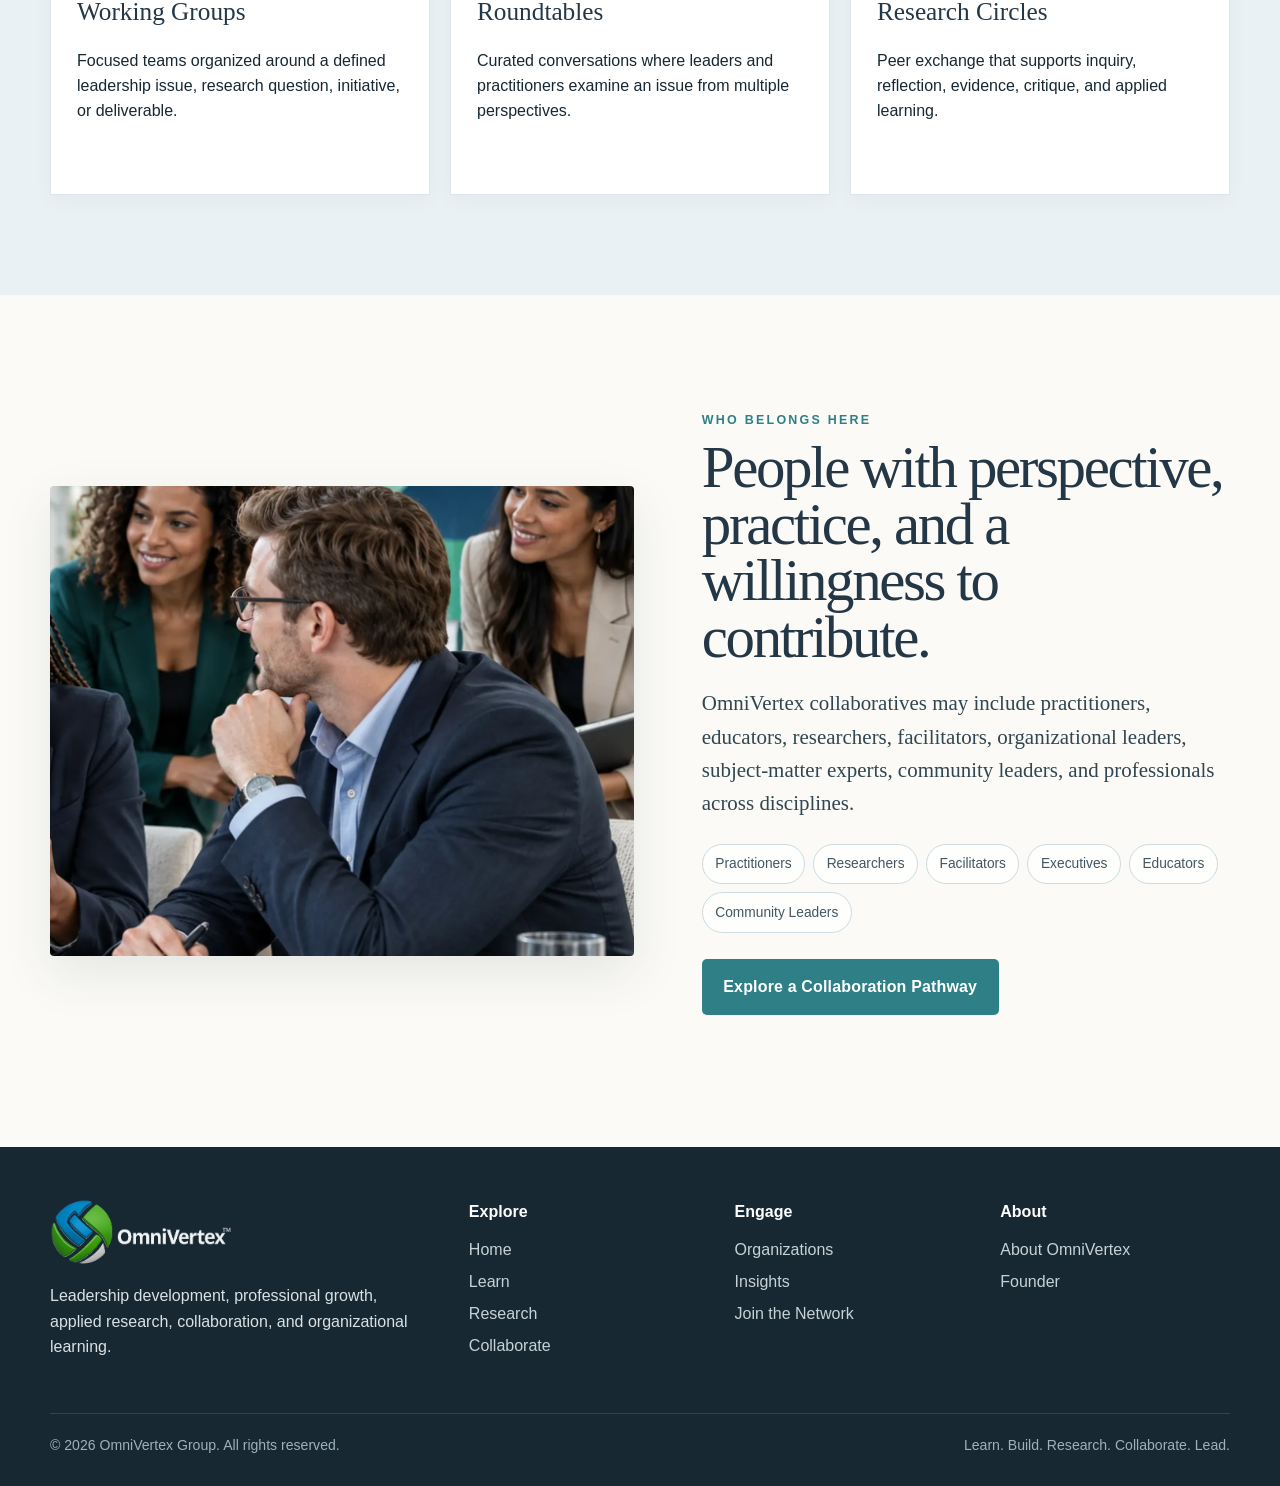
<file: collaborate.html>
<!DOCTYPE html>

<html lang="en"><head><meta charset="utf-8"/><meta content="width=device-width,initial-scale=1" name="viewport"/><meta content="Working groups, roundtables, peer communities, and research circles at OmniVertex Group." name="description"/><title>Collaborate | OmniVertex Group</title><link href="assets/favicon.png" rel="icon"/><link href="assets/styles.css" rel="stylesheet"/><meta content="#243746" name="theme-color"/></head><body class="page-collaborate inner-page"><header class="site-header"><div class="container nav-wrap"><a class="brand" href="index.html"><img alt="OmniVertex" src="assets/logo-header.webp"/></a><button aria-controls="primary-navigation" aria-label="Open navigation" class="menu-btn">☰</button><nav class="nav" id="primary-navigation"><a data-page="index" href="index.html">Home</a><a data-page="learn" href="learn.html">Learn</a><a data-page="research" href="research.html">Research</a><a data-page="collaborate" href="collaborate.html">Collaborate</a><a data-page="organizations" href="organizations.html">Organizations</a><a data-page="insights" href="insights.html">Insights</a><a data-page="about" href="about.html">About</a><a class="nav-cta" href="join.html">Join the Network</a></nav></div></header><main>
<section class="page-hero split"><div class="container page-hero-grid"><div><div class="hero-marker">OmniVertex Group</div><div class="eyebrow" style="color:#BFE1E3">Professional Collaboration</div><h1>Work With People Who Are Building Something Real.</h1><p>Connect through working groups, roundtables, peer communities, research circles, and cross-disciplinary initiatives designed for thoughtful exchange, shared learning, and meaningful contribution.</p></div><div class="page-hero-media"><img alt="Black woman and diverse colleagues shaping ideas together with sticky notes in a bright collaborative office" decoding="async" fetchpriority="high" src="assets/images/collaborate-hero.webp"/></div></div></section><section class="page-ribbon"><div class="container ribbon-grid"><div class="ribbon-item"><strong>Working Groups</strong></div><div class="ribbon-item"><strong>Roundtables</strong></div><div class="ribbon-item"><strong>Research Circles</strong></div></div></section>
<section class="content-section"><div class="container content-grid"><div><div class="eyebrow">Why Collaborate</div><h2 class="section-title" style="font-size:clamp(2.5rem,4.2vw,4.5rem)">Connection with structure.</h2></div><div><p class="section-copy">Good collaboration is more than networking. OmniVertex creates spaces with a reason to gather, a question to examine, a contribution to make, or a problem to work through.</p><div class="pullquote">“The goal is not simply to bring people together. It is to create the conditions for useful thinking, contribution, and shared progress.”</div></div></div></section>
<section class="content-section alt"><div class="container"><div class="eyebrow">Ways to Collaborate</div><h2 class="section-title">Choose the kind of room you need.</h2><div class="path-grid"><div class="path-card"><h3>Working Groups</h3><p>Focused teams organized around a defined leadership issue, research question, initiative, or deliverable.</p></div><div class="path-card"><h3>Roundtables</h3><p>Curated conversations where leaders and practitioners examine an issue from multiple perspectives.</p></div><div class="path-card"><h3>Research Circles</h3><p>Peer exchange that supports inquiry, reflection, evidence, critique, and applied learning.</p></div></div></div></section>
<section class="content-section warm"><div class="container feature-split"><div class="media"><img alt="Caucasian man and brown women engaged in a focused professional working session" decoding="async" loading="lazy" src="assets/images/collaborate-practice.webp"/></div><div class="copy"><div class="eyebrow">Who Belongs Here</div><h2 class="section-title">People with perspective, practice, and a willingness to contribute.</h2><p class="section-copy">OmniVertex collaboratives may include practitioners, educators, researchers, facilitators, organizational leaders, subject-matter experts, community leaders, and professionals across disciplines.</p><div class="tags"><span class="tag">Practitioners</span><span class="tag">Researchers</span><span class="tag">Facilitators</span><span class="tag">Executives</span><span class="tag">Educators</span><span class="tag">Community Leaders</span></div><p style="margin-top:26px"><a class="btn primary" href="join.html">Explore a Collaboration Pathway</a></p></div></div></section></main><footer class="footer"><div class="container"><div class="footer-grid"><div><img alt="OmniVertex" class="footer-logo" src="assets/logo-footer.webp"/><p style="max-width:360px">Leadership development, professional growth, applied research, collaboration, and organizational learning.</p></div><div><h4>Explore</h4><a href="index.html">Home</a><a href="learn.html">Learn</a><a href="research.html">Research</a><a href="collaborate.html">Collaborate</a></div><div><h4>Engage</h4><a href="organizations.html">Organizations</a><a href="insights.html">Insights</a><a href="join.html">Join the Network</a></div><div><h4>About</h4><a href="about.html">About OmniVertex</a><a href="about.html#founder">Founder</a></div></div><div class="footer-bottom"><span>© 2026 OmniVertex Group. All rights reserved.</span><span>Learn. Build. Research. Collaborate. Lead.</span></div></div></footer><script src="assets/site.js"></script></body></html>
</file>
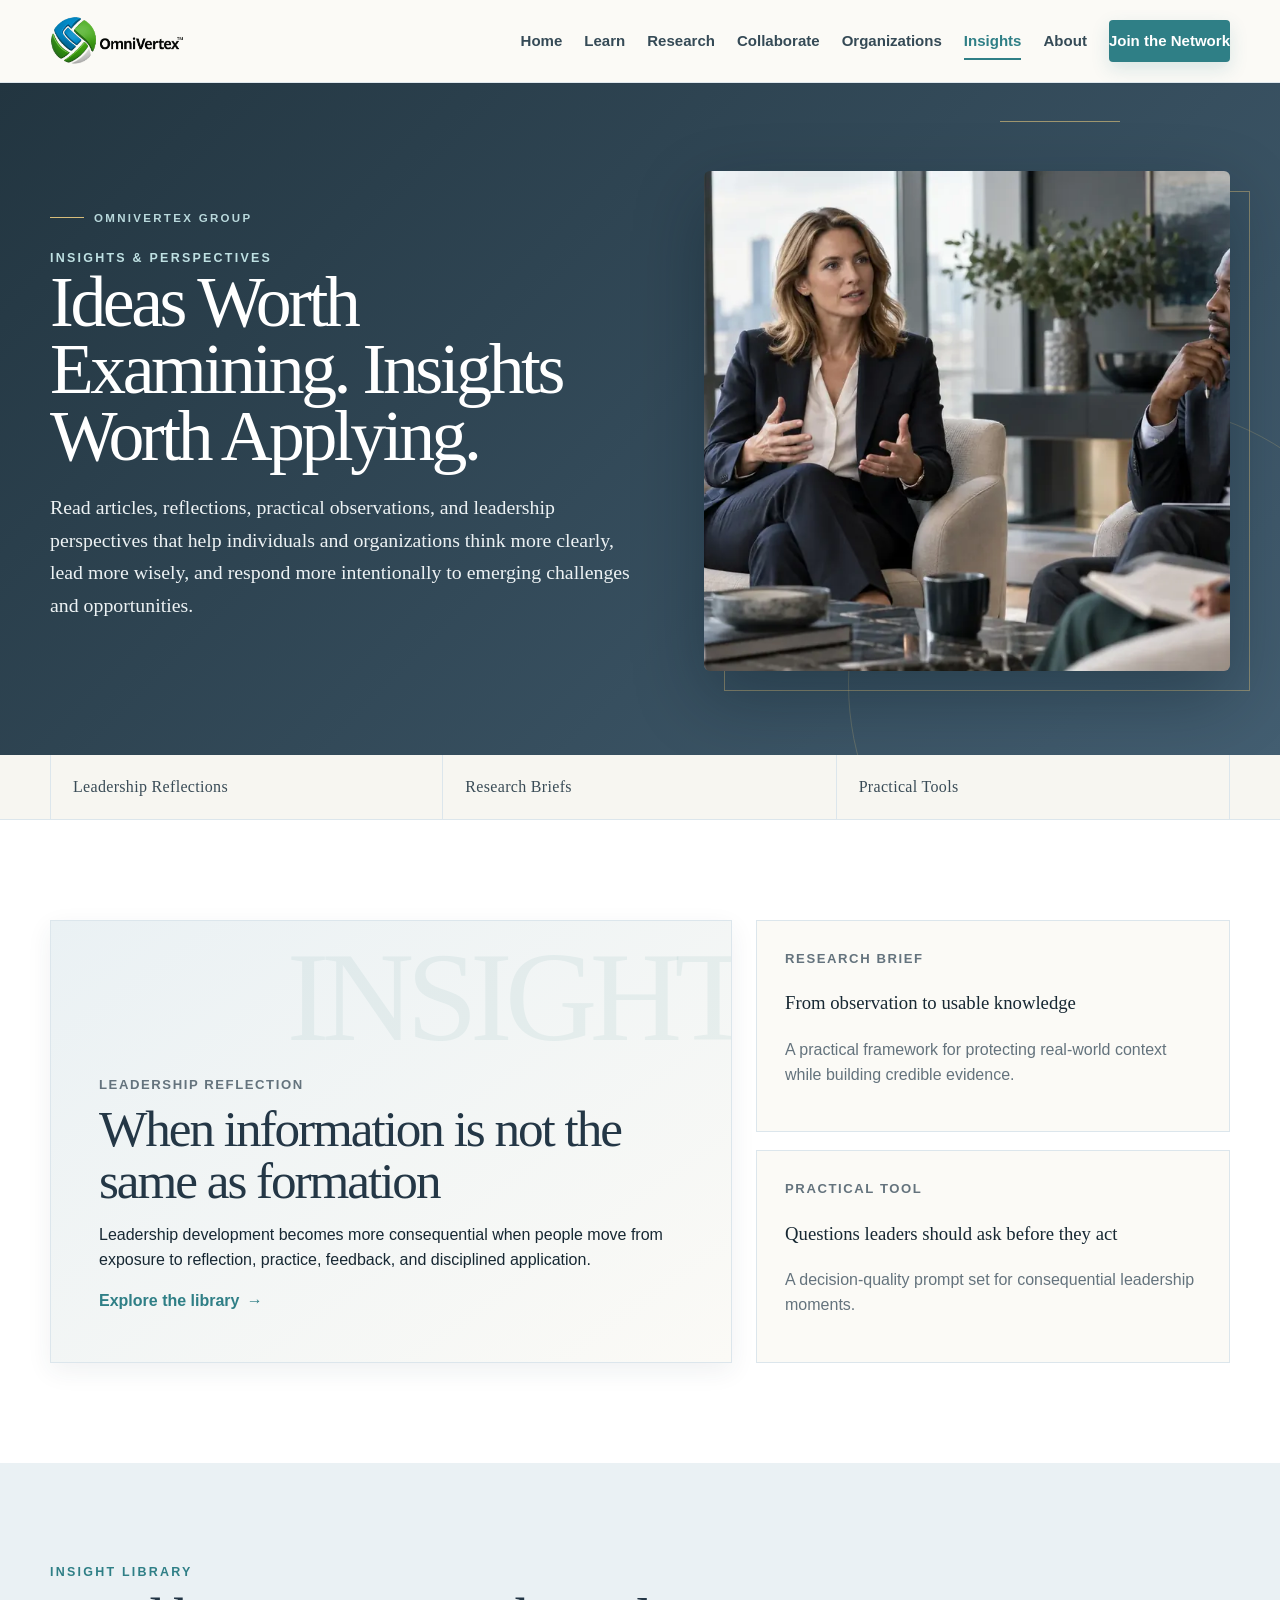
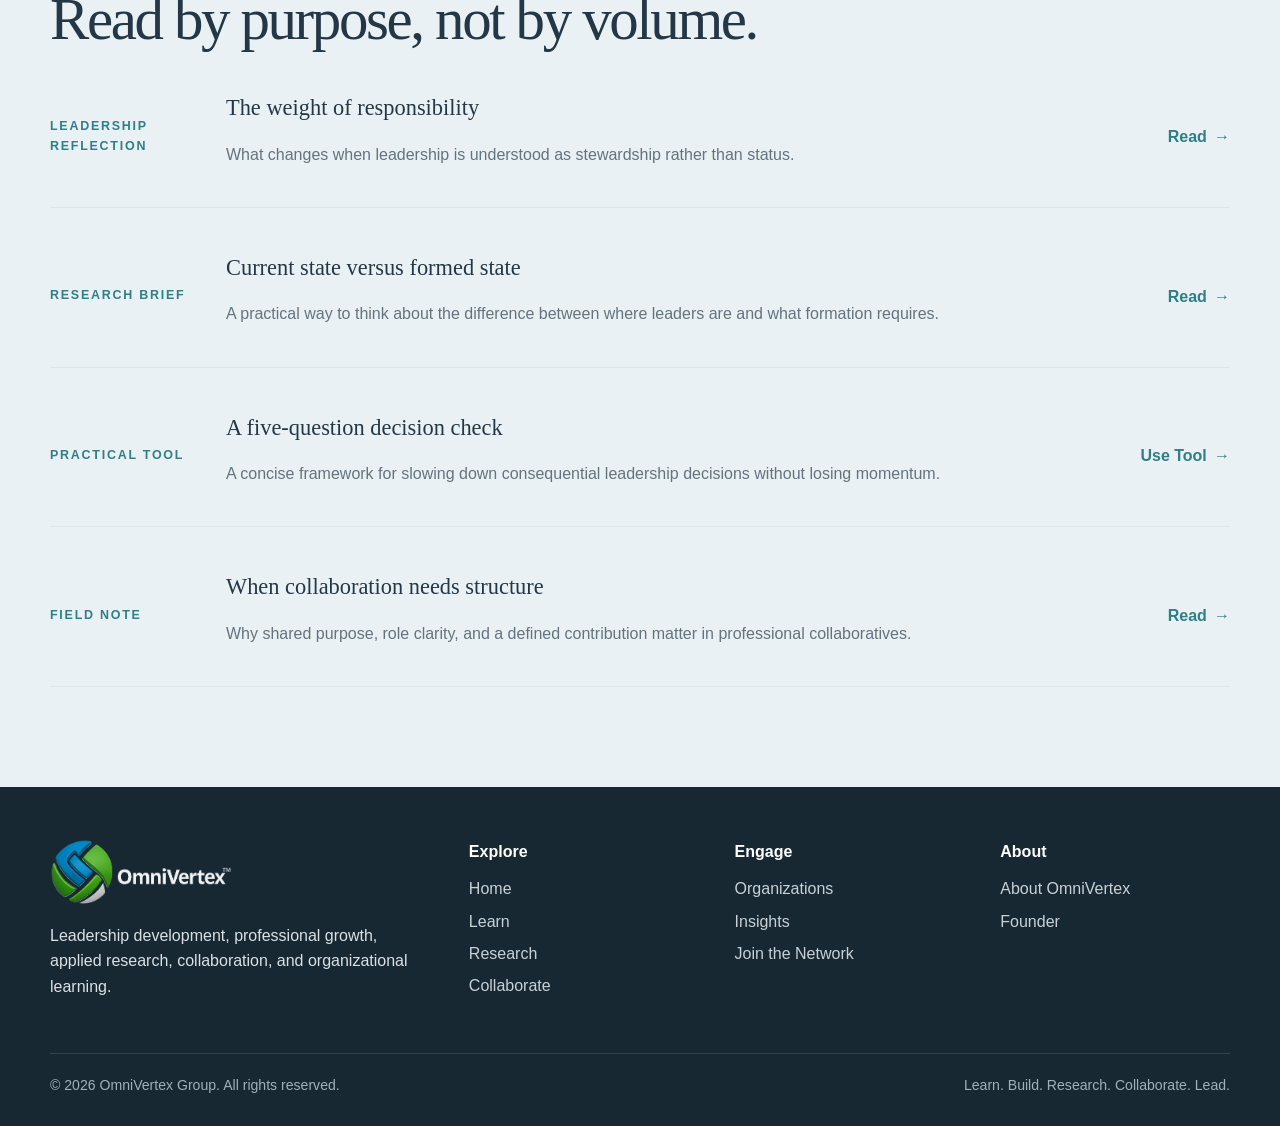
<file: insights.html>
<!DOCTYPE html>

<html lang="en"><head><meta charset="utf-8"/><meta content="width=device-width,initial-scale=1" name="viewport"/><meta content="Leadership reflections, research briefs, practical tools, and applied thinking from OmniVertex Group." name="description"/><title>Insights | OmniVertex Group</title><link href="assets/favicon.png" rel="icon"/><link href="assets/styles.css" rel="stylesheet"/><meta content="#243746" name="theme-color"/></head><body class="page-insights inner-page"><header class="site-header"><div class="container nav-wrap"><a class="brand" href="index.html"><img alt="OmniVertex" src="assets/logo-header.webp"/></a><button aria-controls="primary-navigation" aria-label="Open navigation" class="menu-btn">☰</button><nav class="nav" id="primary-navigation"><a data-page="index" href="index.html">Home</a><a data-page="learn" href="learn.html">Learn</a><a data-page="research" href="research.html">Research</a><a data-page="collaborate" href="collaborate.html">Collaborate</a><a data-page="organizations" href="organizations.html">Organizations</a><a data-page="insights" href="insights.html">Insights</a><a data-page="about" href="about.html">About</a><a class="nav-cta" href="join.html">Join the Network</a></nav></div></header><main>
<section class="page-hero split"><div class="container page-hero-grid"><div><div class="hero-marker">OmniVertex Group</div><div class="eyebrow" style="color:#BFE1E3">Insights &amp; Perspectives</div><h1>Ideas Worth Examining. Insights Worth Applying.</h1><p>Read articles, reflections, practical observations, and leadership perspectives that help individuals and organizations think more clearly, lead more wisely, and respond more intentionally to emerging challenges and opportunities.</p></div><div class="page-hero-media"><img alt="Diverse professionals in a strategic office meeting, including Caucasian, Black, and brown colleagues" decoding="async" fetchpriority="high" src="assets/images/insights-hero.webp"/></div></div></section><section class="page-ribbon"><div class="container ribbon-grid"><div class="ribbon-item"><strong>Leadership Reflections</strong></div><div class="ribbon-item"><strong>Research Briefs</strong></div><div class="ribbon-item"><strong>Practical Tools</strong></div></div></section>
<section class="content-section"><div class="container"><div class="insight-grid"><article class="insight-main text-only-feature"><div class="insight-body"><div class="kicker">Leadership Reflection</div><h2>When information is not the same as formation</h2><p>Leadership development becomes more consequential when people move from exposure to reflection, practice, feedback, and disciplined application.</p><a class="link-arrow" href="#library">Explore the library</a></div></article><div><article class="insight-side"><div><div class="kicker">Research Brief</div><h3>From observation to usable knowledge</h3><p class="muted">A practical framework for protecting real-world context while building credible evidence.</p></div></article><article class="insight-side"><div><div class="kicker">Practical Tool</div><h3>Questions leaders should ask before they act</h3><p class="muted">A decision-quality prompt set for consequential leadership moments.</p></div></article></div></div></div></section>
<section class="content-section alt" id="library"><div class="container"><div class="eyebrow">Insight Library</div><h2 class="section-title">Read by purpose, not by volume.</h2><div class="article-list"><div class="article-row"><div class="type">Leadership Reflection</div><div><h3>The weight of responsibility</h3><p class="muted">What changes when leadership is understood as stewardship rather than status.</p></div><a class="link-arrow" href="#">Read</a></div><div class="article-row"><div class="type">Research Brief</div><div><h3>Current state versus formed state</h3><p class="muted">A practical way to think about the difference between where leaders are and what formation requires.</p></div><a class="link-arrow" href="#">Read</a></div><div class="article-row"><div class="type">Practical Tool</div><div><h3>A five-question decision check</h3><p class="muted">A concise framework for slowing down consequential leadership decisions without losing momentum.</p></div><a class="link-arrow" href="#">Use Tool</a></div><div class="article-row"><div class="type">Field Note</div><div><h3>When collaboration needs structure</h3><p class="muted">Why shared purpose, role clarity, and a defined contribution matter in professional collaboratives.</p></div><a class="link-arrow" href="#">Read</a></div></div></div></section></main><footer class="footer"><div class="container"><div class="footer-grid"><div><img alt="OmniVertex" class="footer-logo" src="assets/logo-footer.webp"/><p style="max-width:360px">Leadership development, professional growth, applied research, collaboration, and organizational learning.</p></div><div><h4>Explore</h4><a href="index.html">Home</a><a href="learn.html">Learn</a><a href="research.html">Research</a><a href="collaborate.html">Collaborate</a></div><div><h4>Engage</h4><a href="organizations.html">Organizations</a><a href="insights.html">Insights</a><a href="join.html">Join the Network</a></div><div><h4>About</h4><a href="about.html">About OmniVertex</a><a href="about.html#founder">Founder</a></div></div><div class="footer-bottom"><span>© 2026 OmniVertex Group. All rights reserved.</span><span>Learn. Build. Research. Collaborate. Lead.</span></div></div></footer><script src="assets/site.js"></script></body></html>
</file>
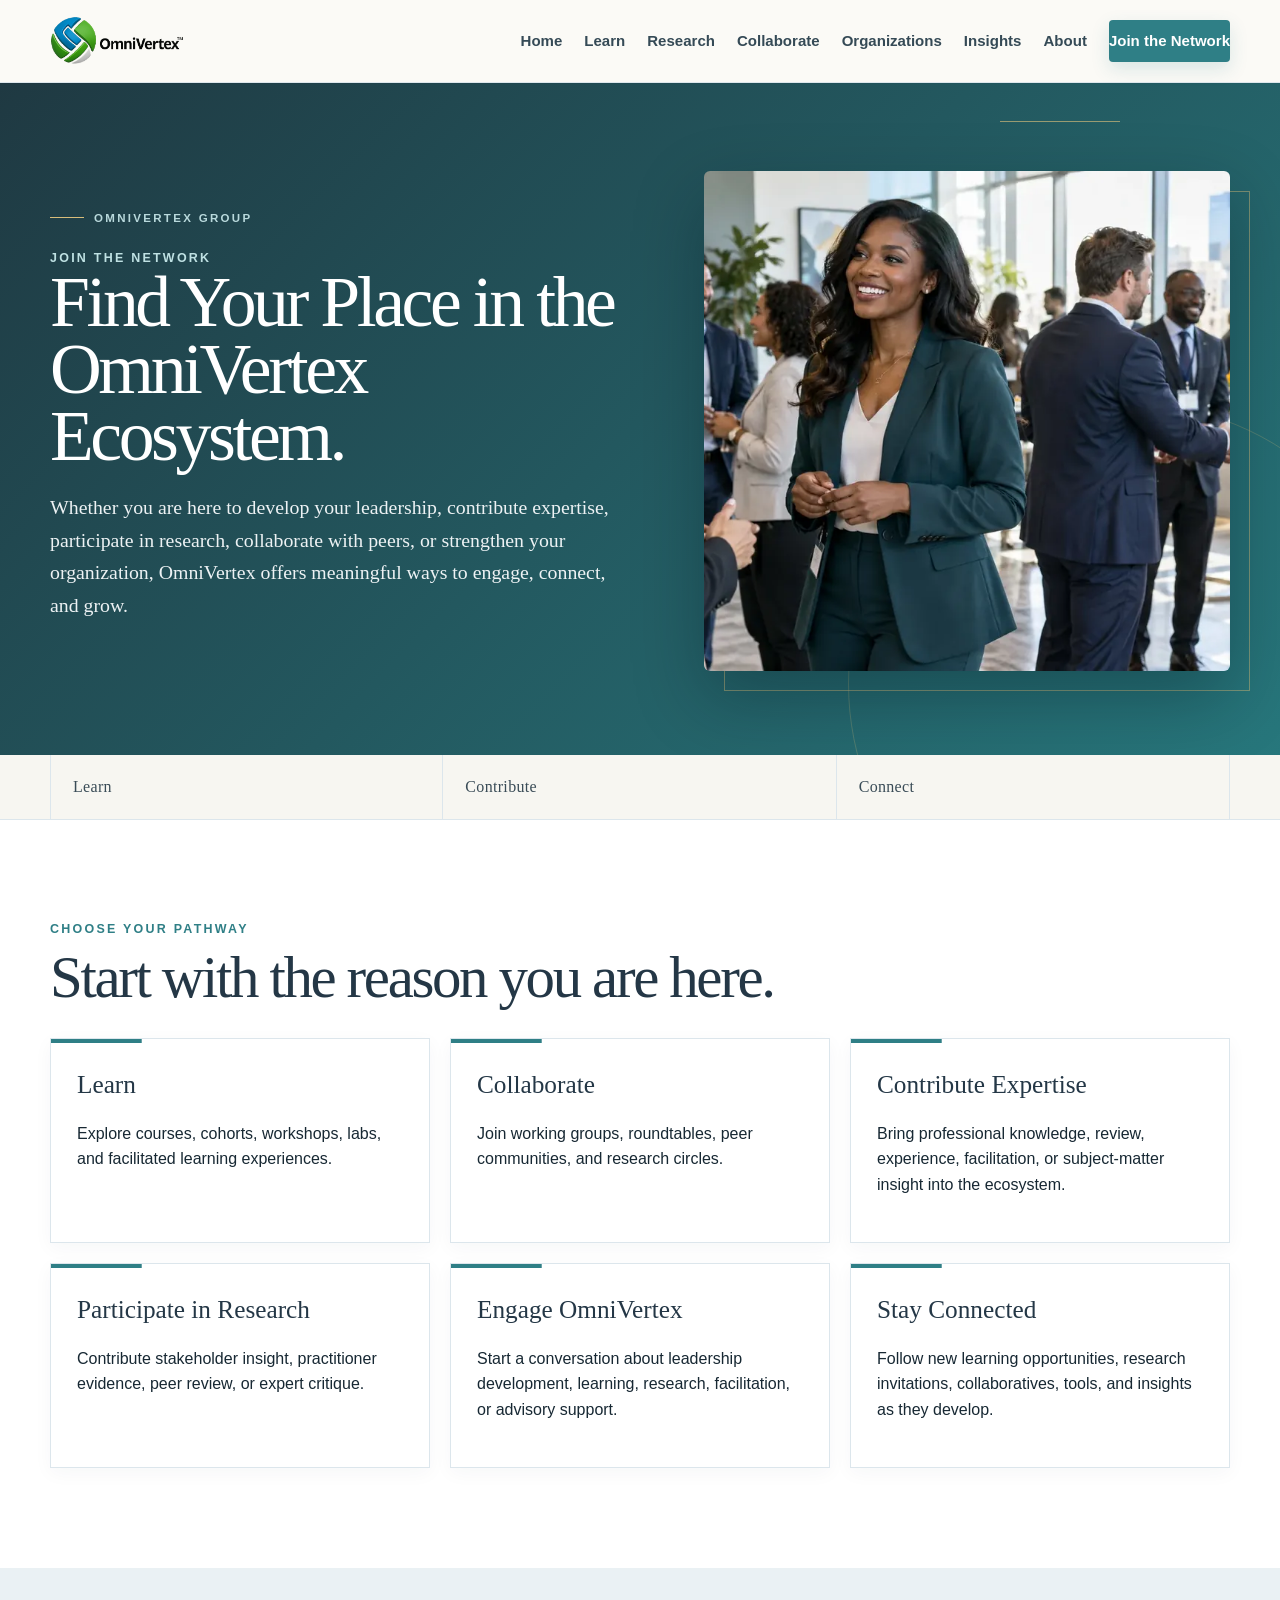
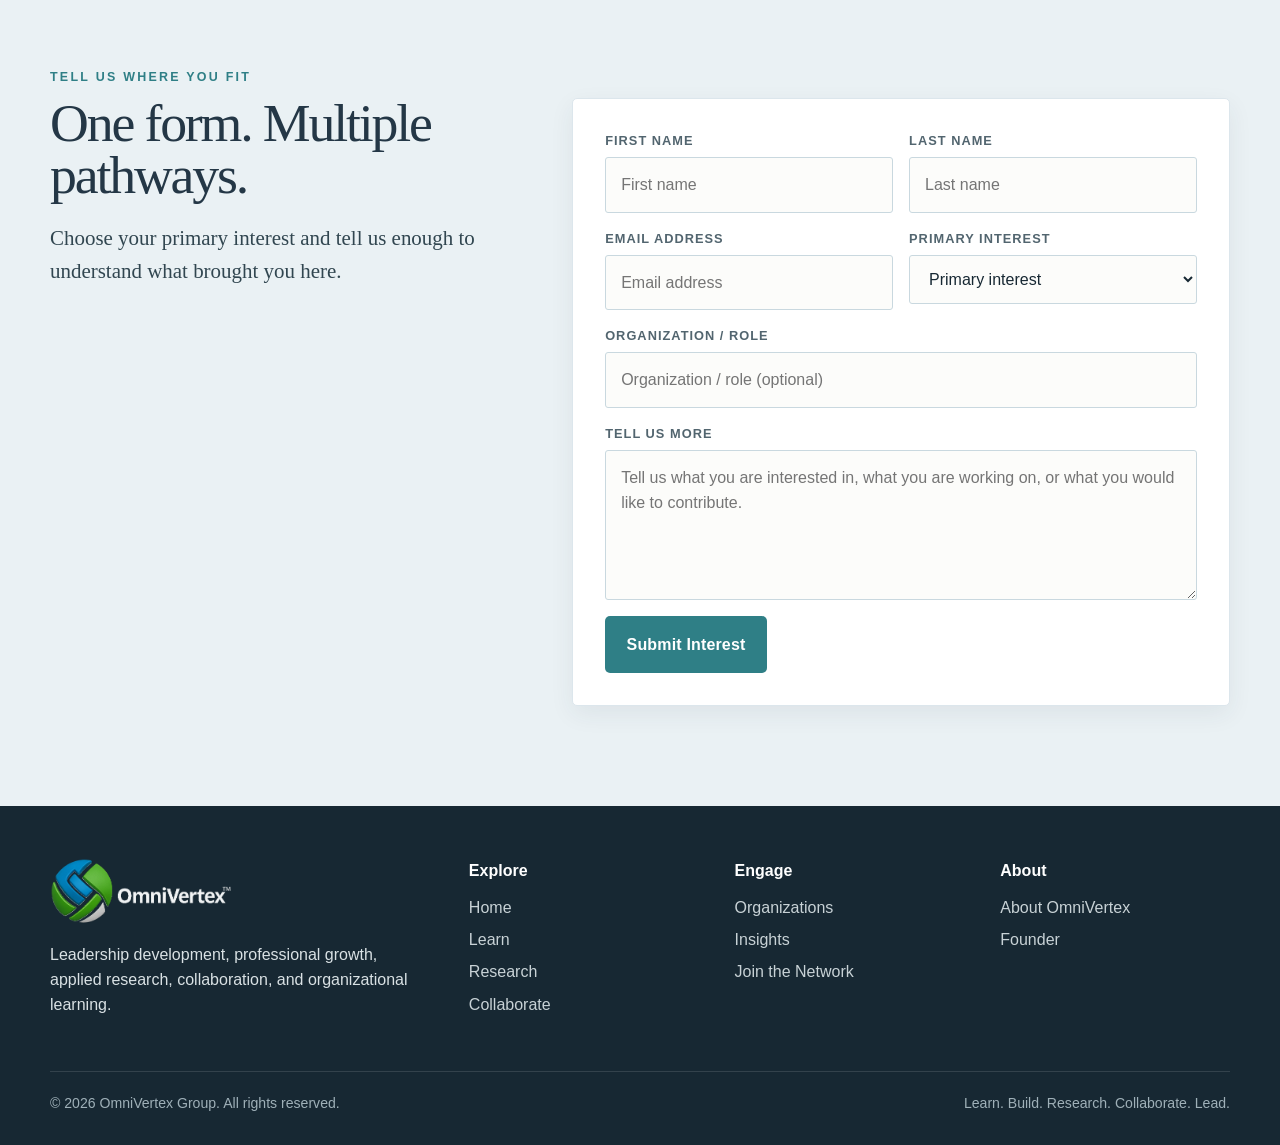
<file: join.html>
<!DOCTYPE html>

<html lang="en"><head><meta charset="utf-8"/><meta content="width=device-width,initial-scale=1" name="viewport"/><meta content="Join OmniVertex to learn, collaborate, contribute expertise, participate in research, or engage organizationally." name="description"/><title>Join the Network | OmniVertex Group</title><link href="assets/favicon.png" rel="icon"/><link href="assets/styles.css" rel="stylesheet"/><meta content="#243746" name="theme-color"/></head><body class="page-join inner-page"><header class="site-header"><div class="container nav-wrap"><a class="brand" href="index.html"><img alt="OmniVertex" src="assets/logo-header.webp"/></a><button aria-controls="primary-navigation" aria-label="Open navigation" class="menu-btn">☰</button><nav class="nav" id="primary-navigation"><a data-page="index" href="index.html">Home</a><a data-page="learn" href="learn.html">Learn</a><a data-page="research" href="research.html">Research</a><a data-page="collaborate" href="collaborate.html">Collaborate</a><a data-page="organizations" href="organizations.html">Organizations</a><a data-page="insights" href="insights.html">Insights</a><a data-page="about" href="about.html">About</a><a class="nav-cta" href="join.html">Join the Network</a></nav></div></header><main>
<section class="page-hero split"><div class="container"><div class="page-hero-grid"><div class="page-hero-copy"><div class="hero-marker">OmniVertex Group</div><div class="eyebrow" style="color:#BFE1E3">Join the Network</div><h1>Find Your Place in the OmniVertex Ecosystem.</h1><p>Whether you are here to develop your leadership, contribute expertise, participate in research, collaborate with peers, or strengthen your organization, OmniVertex offers meaningful ways to engage, connect, and grow.</p></div><div class="page-hero-media"><img alt="Diverse professionals networking in a modern office, with Black leadership presence and Caucasian and brown colleagues" decoding="async" fetchpriority="high" src="assets/images/join-hero.webp"/></div></div></div></section><section class="page-ribbon"><div class="container ribbon-grid"><div class="ribbon-item"><strong>Learn</strong></div><div class="ribbon-item"><strong>Contribute</strong></div><div class="ribbon-item"><strong>Connect</strong></div></div></section>
<section class="content-section"><div class="container"><div class="eyebrow">Choose Your Pathway</div><h2 class="section-title">Start with the reason you are here.</h2><div class="path-grid"><div class="path-card"><h3>Learn</h3><p>Explore courses, cohorts, workshops, labs, and facilitated learning experiences.</p></div><div class="path-card"><h3>Collaborate</h3><p>Join working groups, roundtables, peer communities, and research circles.</p></div><div class="path-card"><h3>Contribute Expertise</h3><p>Bring professional knowledge, review, experience, facilitation, or subject-matter insight into the ecosystem.</p></div><div class="path-card"><h3>Participate in Research</h3><p>Contribute stakeholder insight, practitioner evidence, peer review, or expert critique.</p></div><div class="path-card"><h3>Engage OmniVertex</h3><p>Start a conversation about leadership development, learning, research, facilitation, or advisory support.</p></div><div class="path-card"><h3>Stay Connected</h3><p>Follow new learning opportunities, research invitations, collaboratives, tools, and insights as they develop.</p></div></div></div></section>
<section class="content-section alt"><div class="container content-grid"><div><div class="eyebrow">Tell Us Where You Fit</div><h2 class="section-title" style="font-size:clamp(2.5rem,4.2vw,4.5rem)">One form. Multiple pathways.</h2><p class="section-copy">Choose your primary interest and tell us enough to understand what brought you here.</p></div><div><form class="join-form" id="joinForm"><div class="form-field"><label for="field-1">First name</label><input id="field-1" placeholder="First name" required="" type="text"/></div><div class="form-field"><label for="field-2">Last name</label><input id="field-2" placeholder="Last name" required="" type="text"/></div><div class="form-field"><label for="field-3">Email address</label><input id="field-3" placeholder="Email address" required="" type="email"/></div><div class="form-field"><label for="field-4">Primary interest</label><select id="field-4" required=""><option value="">Primary interest</option><option>Learning &amp; Development</option><option>Collaboration</option><option>Contribute Expertise</option><option>Research Participation</option><option>Organizational Solutions</option><option>Stay Connected</option></select></div><div class="form-field full"><label for="field-5">Organization / role</label><input id="field-5" placeholder="Organization / role (optional)" type="text"/></div><div class="form-field full"><label for="field-6">Tell us more</label><textarea id="field-6" placeholder="Tell us what you are interested in, what you are working on, or what you would like to contribute."></textarea></div><div class="full"><button class="btn primary" type="submit">Submit Interest</button><div class="notice">Thank you. This static website form is ready to connect to your preferred form, email, or CRM service when the site is hosted.</div></div></form></div></div></section></main><footer class="footer"><div class="container"><div class="footer-grid"><div><img alt="OmniVertex" class="footer-logo" src="assets/logo-footer.webp"/><p style="max-width:360px">Leadership development, professional growth, applied research, collaboration, and organizational learning.</p></div><div><h4>Explore</h4><a href="index.html">Home</a><a href="learn.html">Learn</a><a href="research.html">Research</a><a href="collaborate.html">Collaborate</a></div><div><h4>Engage</h4><a href="organizations.html">Organizations</a><a href="insights.html">Insights</a><a href="join.html">Join the Network</a></div><div><h4>About</h4><a href="about.html">About OmniVertex</a><a href="about.html#founder">Founder</a></div></div><div class="footer-bottom"><span>© 2026 OmniVertex Group. All rights reserved.</span><span>Learn. Build. Research. Collaborate. Lead.</span></div></div></footer><script src="assets/site.js"></script></body></html>
</file>
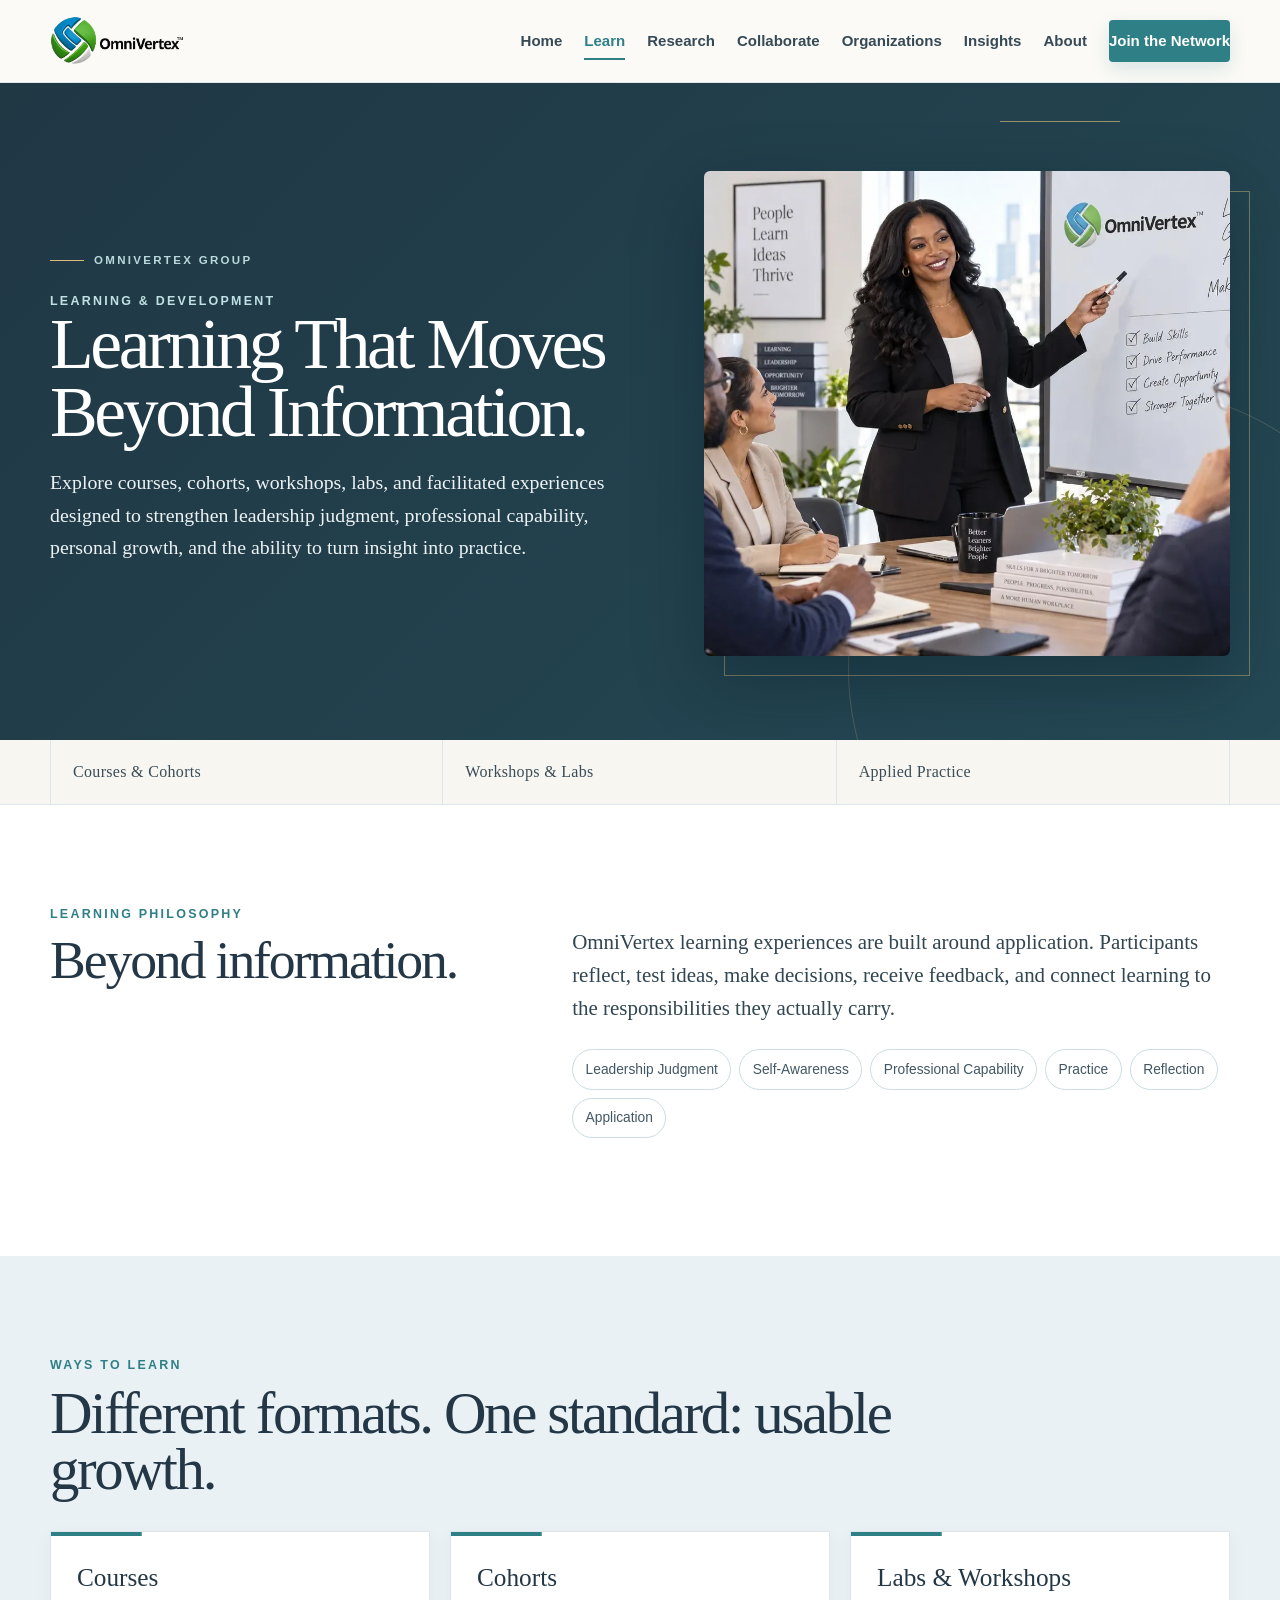
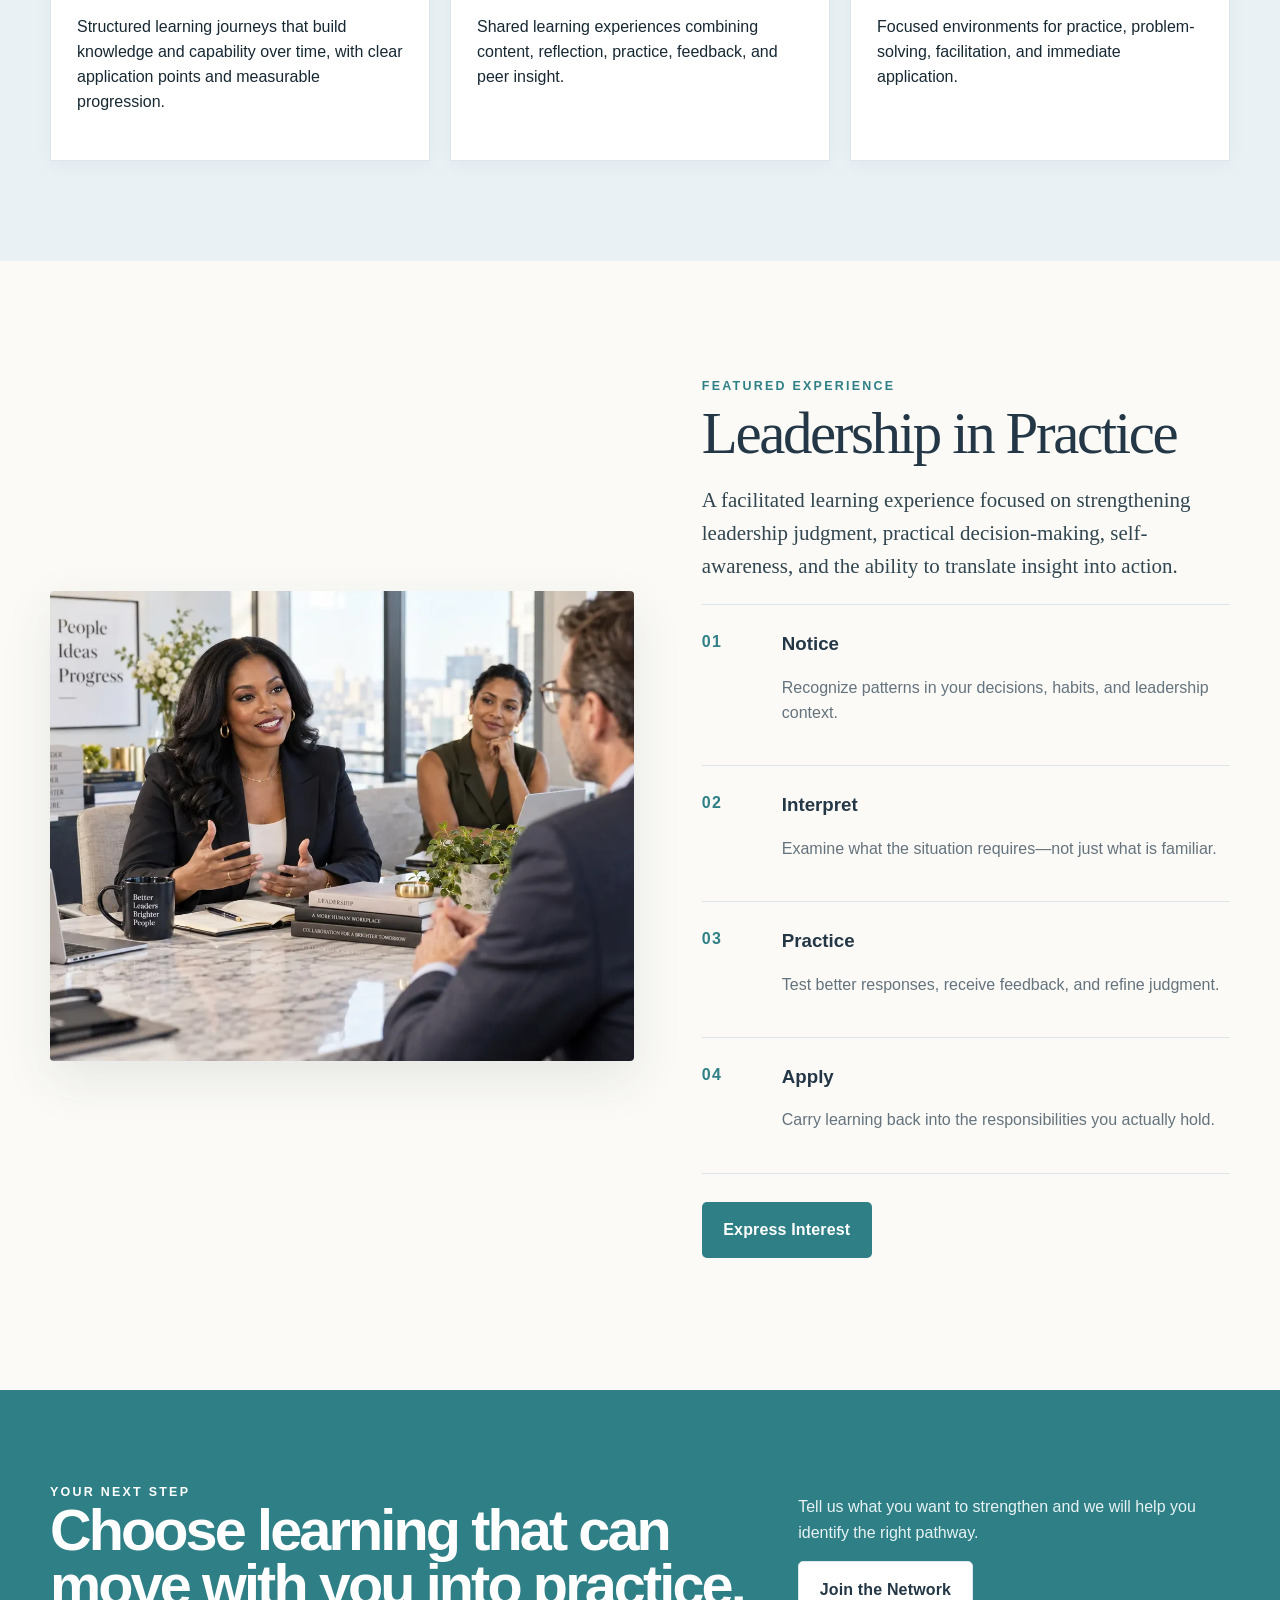
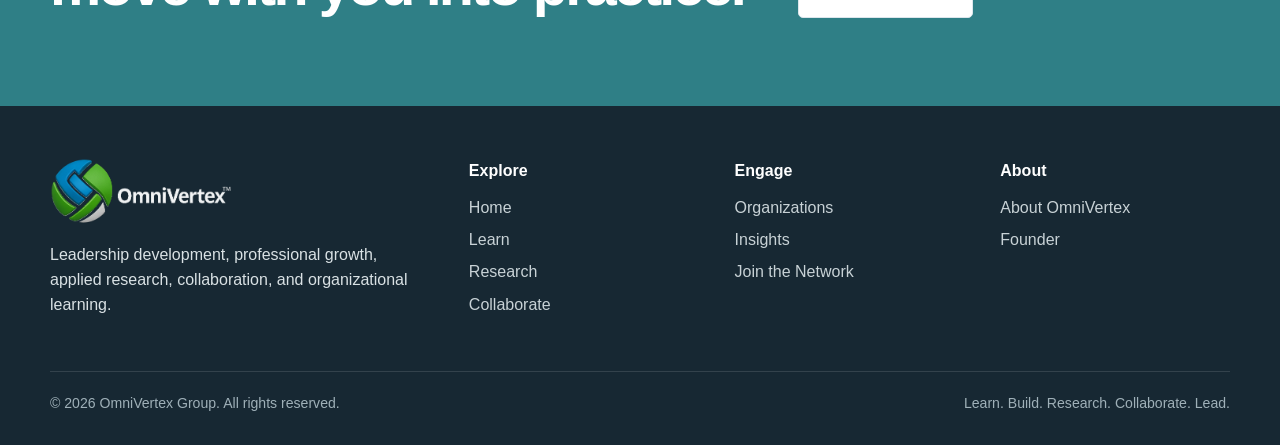
<file: learn.html>
<!DOCTYPE html>

<html lang="en"><head><meta charset="utf-8"/><meta content="width=device-width,initial-scale=1" name="viewport"/><meta content="Courses, cohorts, workshops, labs, and facilitated learning experiences from OmniVertex Group." name="description"/><title>Learn | OmniVertex Group</title><link href="assets/favicon.png" rel="icon"/><link href="assets/styles.css" rel="stylesheet"/><meta content="#243746" name="theme-color"/></head><body class="page-learn inner-page"><header class="site-header"><div class="container nav-wrap"><a class="brand" href="index.html"><img alt="OmniVertex" src="assets/logo-header.webp"/></a><button aria-controls="primary-navigation" aria-label="Open navigation" class="menu-btn">☰</button><nav class="nav" id="primary-navigation"><a data-page="index" href="index.html">Home</a><a data-page="learn" href="learn.html">Learn</a><a data-page="research" href="research.html">Research</a><a data-page="collaborate" href="collaborate.html">Collaborate</a><a data-page="organizations" href="organizations.html">Organizations</a><a data-page="insights" href="insights.html">Insights</a><a data-page="about" href="about.html">About</a><a class="nav-cta" href="join.html">Join the Network</a></nav></div></header><main>
<section class="page-hero split"><div class="container page-hero-grid"><div><div class="hero-marker">OmniVertex Group</div><div class="eyebrow" style="color:#BFE1E3">Learning &amp; Development</div><h1>Learning That Moves Beyond Information.</h1><p>Explore courses, cohorts, workshops, labs, and facilitated experiences designed to strengthen leadership judgment, professional capability, personal growth, and the ability to turn insight into practice.</p></div><div class="page-hero-media"><img alt="Black woman facilitator leading an OmniVertex learning workshop with the OmniVertex logo displayed on the board" decoding="async" fetchpriority="high" src="assets/images/learn-hero.webp"/></div></div></section><section class="page-ribbon"><div class="container ribbon-grid"><div class="ribbon-item"><strong>Courses &amp; Cohorts</strong></div><div class="ribbon-item"><strong>Workshops &amp; Labs</strong></div><div class="ribbon-item"><strong>Applied Practice</strong></div></div></section>
<section class="content-section"><div class="container content-grid"><div><div class="eyebrow">Learning Philosophy</div><h2 class="section-title" style="font-size:clamp(2.5rem,4.2vw,4.5rem)">Beyond information.</h2></div><div><p class="section-copy">OmniVertex learning experiences are built around application. Participants reflect, test ideas, make decisions, receive feedback, and connect learning to the responsibilities they actually carry.</p><div class="tags"><span class="tag">Leadership Judgment</span><span class="tag">Self-Awareness</span><span class="tag">Professional Capability</span><span class="tag">Practice</span><span class="tag">Reflection</span><span class="tag">Application</span></div></div></div></section>
<section class="content-section alt"><div class="container"><div class="eyebrow">Ways to Learn</div><h2 class="section-title">Different formats. One standard: usable growth.</h2><div class="path-grid"><div class="path-card"><h3>Courses</h3><p>Structured learning journeys that build knowledge and capability over time, with clear application points and measurable progression.</p></div><div class="path-card"><h3>Cohorts</h3><p>Shared learning experiences combining content, reflection, practice, feedback, and peer insight.</p></div><div class="path-card"><h3>Labs &amp; Workshops</h3><p>Focused environments for practice, problem-solving, facilitation, and immediate application.</p></div></div></div></section>
<section class="content-section warm"><div class="container feature-split"><div class="media"><img alt="Black woman professional leading an applied leadership conversation with colleagues" decoding="async" loading="lazy" src="assets/images/learn-practice.webp"/></div><div class="copy"><div class="eyebrow">Featured Experience</div><h2 class="section-title">Leadership in Practice</h2><p class="section-copy">A facilitated learning experience focused on strengthening leadership judgment, practical decision-making, self-awareness, and the ability to translate insight into action.</p><div class="step-list"><div class="step-row"><div><h3>Notice</h3><p class="muted">Recognize patterns in your decisions, habits, and leadership context.</p></div></div><div class="step-row"><div><h3>Interpret</h3><p class="muted">Examine what the situation requires—not just what is familiar.</p></div></div><div class="step-row"><div><h3>Practice</h3><p class="muted">Test better responses, receive feedback, and refine judgment.</p></div></div><div class="step-row"><div><h3>Apply</h3><p class="muted">Carry learning back into the responsibilities you actually hold.</p></div></div></div><p style="margin-top:28px"><a class="btn primary" href="join.html">Express Interest</a></p></div></div></section>
<section class="join-cta"><div class="container join-inner"><div><div class="eyebrow" style="color:white">Your Next Step</div><h2>Choose learning that can move with you into practice.</h2></div><div><p>Tell us what you want to strengthen and we will help you identify the right pathway.</p><a class="btn secondary" href="join.html">Join the Network</a></div></div></section></main><footer class="footer"><div class="container"><div class="footer-grid"><div><img alt="OmniVertex" class="footer-logo" src="assets/logo-footer.webp"/><p style="max-width:360px">Leadership development, professional growth, applied research, collaboration, and organizational learning.</p></div><div><h4>Explore</h4><a href="index.html">Home</a><a href="learn.html">Learn</a><a href="research.html">Research</a><a href="collaborate.html">Collaborate</a></div><div><h4>Engage</h4><a href="organizations.html">Organizations</a><a href="insights.html">Insights</a><a href="join.html">Join the Network</a></div><div><h4>About</h4><a href="about.html">About OmniVertex</a><a href="about.html#founder">Founder</a></div></div><div class="footer-bottom"><span>© 2026 OmniVertex Group. All rights reserved.</span><span>Learn. Build. Research. Collaborate. Lead.</span></div></div></footer><script src="assets/site.js"></script></body></html>
</file>
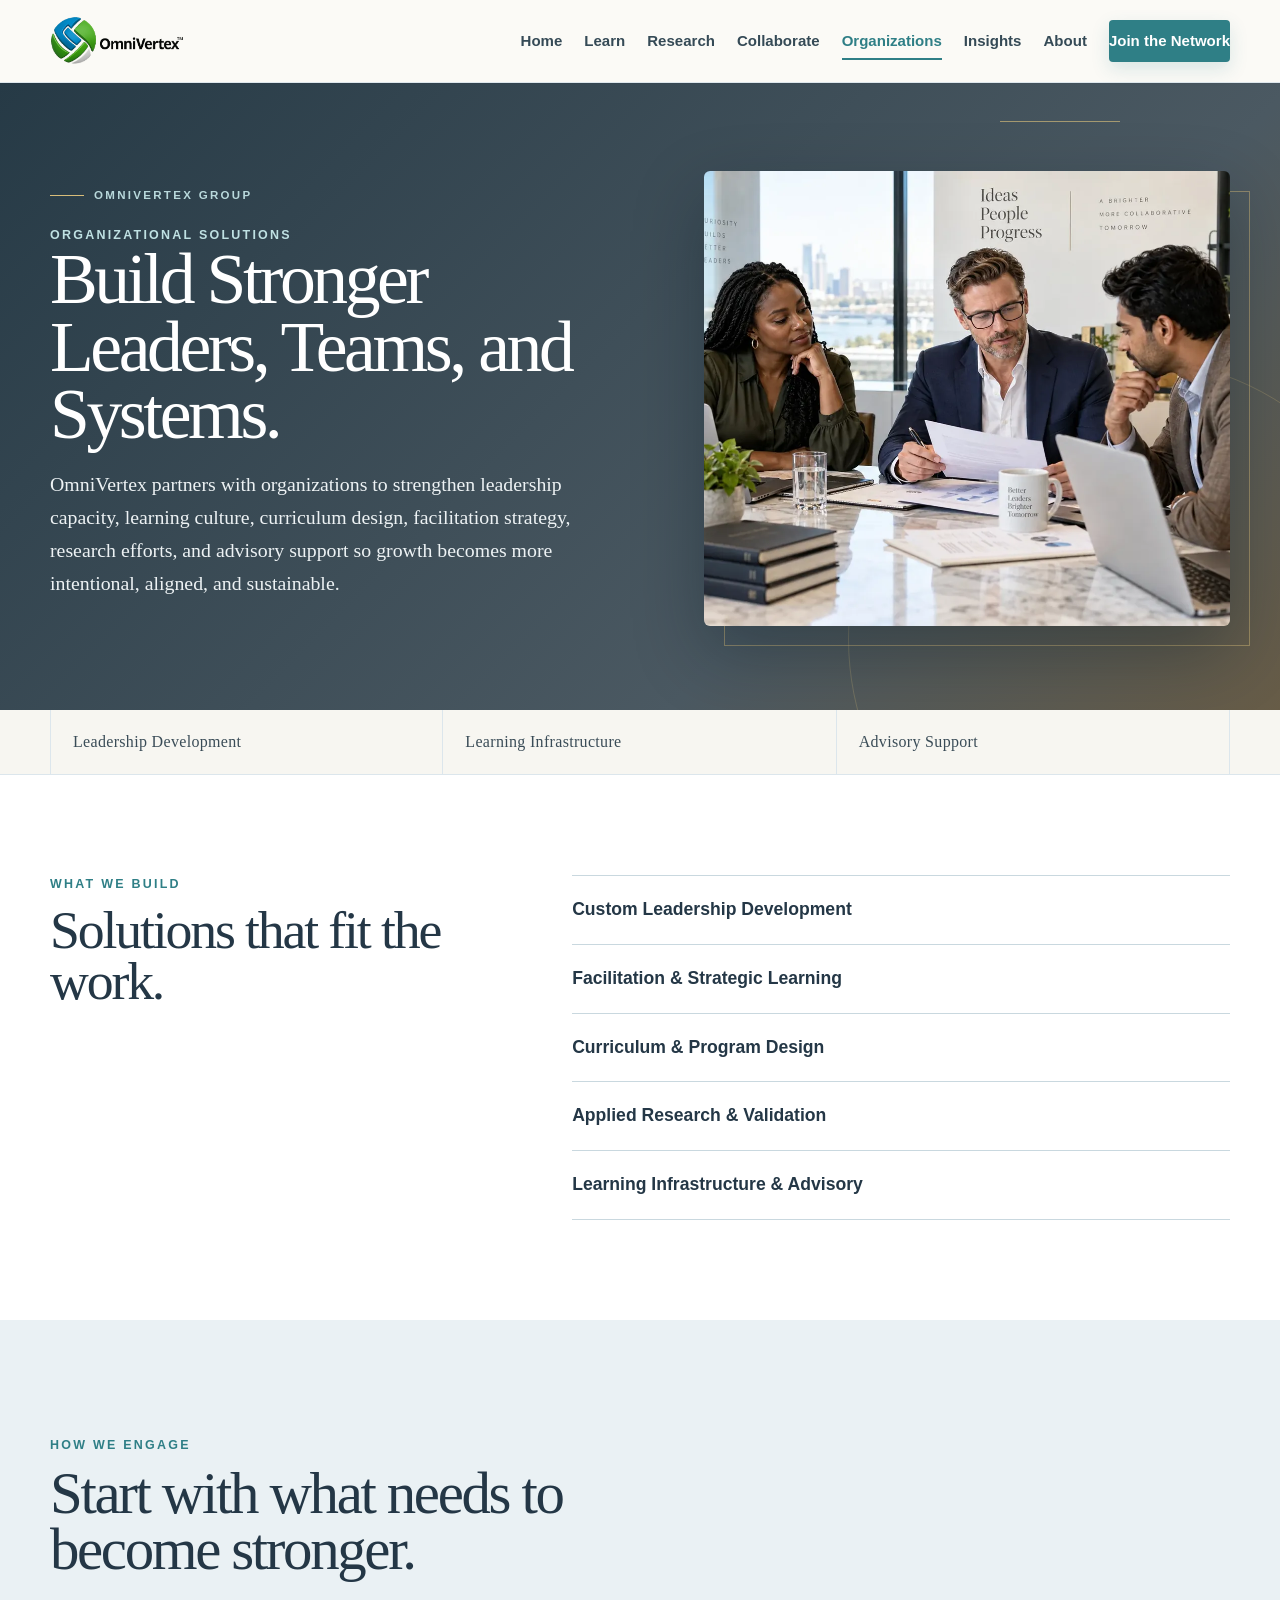
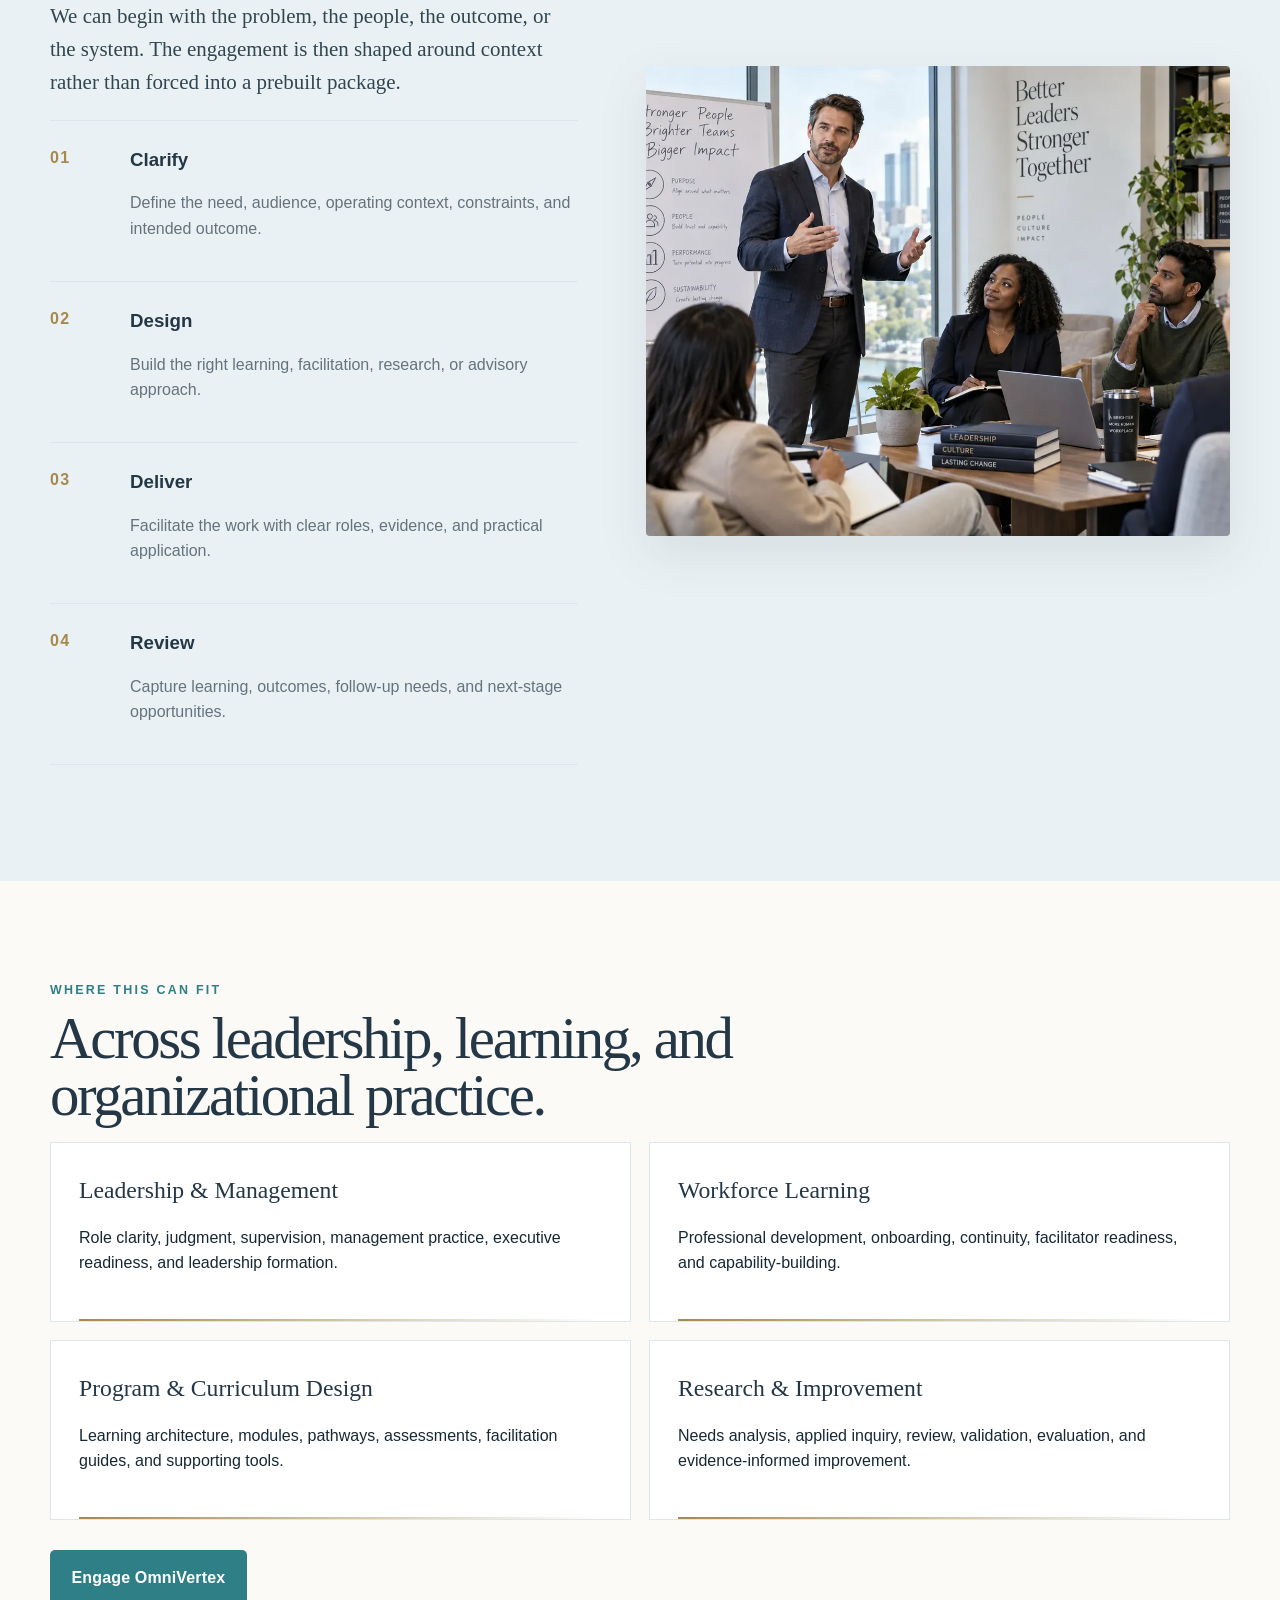
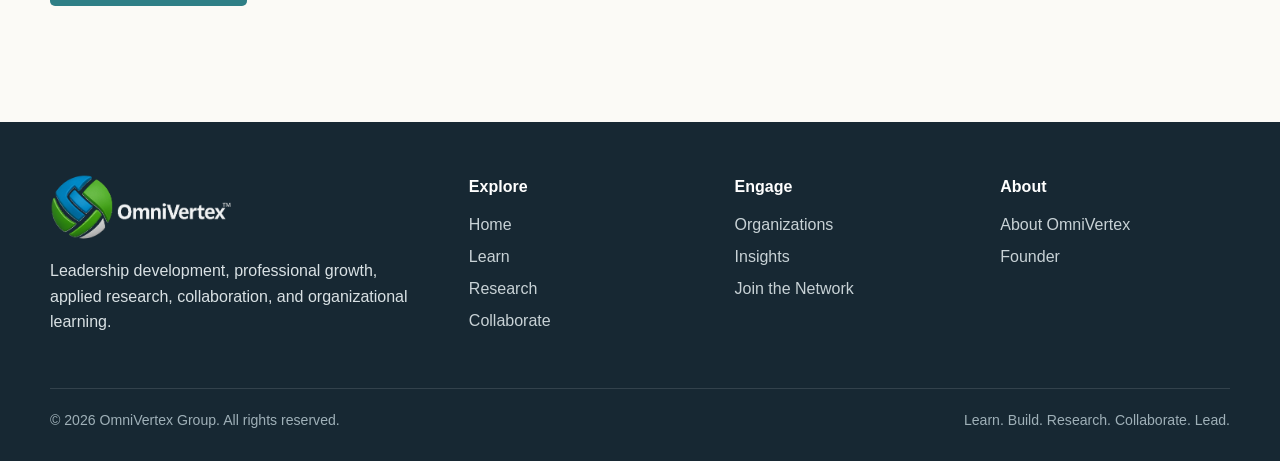
<file: organizations.html>
<!DOCTYPE html>

<html lang="en"><head><meta charset="utf-8"/><meta content="width=device-width,initial-scale=1" name="viewport"/><meta content="Custom leadership development, facilitation, curriculum, research, and advisory solutions." name="description"/><title>Organizations | OmniVertex Group</title><link href="assets/favicon.png" rel="icon"/><link href="assets/styles.css" rel="stylesheet"/><meta content="#243746" name="theme-color"/></head><body class="page-organizations inner-page"><header class="site-header"><div class="container nav-wrap"><a class="brand" href="index.html"><img alt="OmniVertex" src="assets/logo-header.webp"/></a><button aria-controls="primary-navigation" aria-label="Open navigation" class="menu-btn">☰</button><nav class="nav" id="primary-navigation"><a data-page="index" href="index.html">Home</a><a data-page="learn" href="learn.html">Learn</a><a data-page="research" href="research.html">Research</a><a data-page="collaborate" href="collaborate.html">Collaborate</a><a data-page="organizations" href="organizations.html">Organizations</a><a data-page="insights" href="insights.html">Insights</a><a data-page="about" href="about.html">About</a><a class="nav-cta" href="join.html">Join the Network</a></nav></div></header><main>
<section class="page-hero split"><div class="container page-hero-grid"><div><div class="hero-marker">OmniVertex Group</div><div class="eyebrow" style="color:#BFE1E3">Organizational Solutions</div><h1>Build Stronger Leaders, Teams, and Systems.</h1><p>OmniVertex partners with organizations to strengthen leadership capacity, learning culture, curriculum design, facilitation strategy, research efforts, and advisory support so growth becomes more intentional, aligned, and sustainable.</p></div><div class="page-hero-media"><img alt="Caucasian male executive reviewing strategy with Black and brown professional colleagues" decoding="async" fetchpriority="high" src="assets/images/organizations-hero.webp"/></div></div></section><section class="page-ribbon"><div class="container ribbon-grid"><div class="ribbon-item"><strong>Leadership Development</strong></div><div class="ribbon-item"><strong>Learning Infrastructure</strong></div><div class="ribbon-item"><strong>Advisory Support</strong></div></div></section>
<section class="content-section"><div class="container content-grid"><div><div class="eyebrow">What We Build</div><h2 class="section-title" style="font-size:clamp(2.5rem,4.2vw,4.5rem)">Solutions that fit the work.</h2></div><div class="org-list"><div class="org-item"><h4>Custom Leadership Development</h4></div><div class="org-item"><h4>Facilitation &amp; Strategic Learning</h4></div><div class="org-item"><h4>Curriculum &amp; Program Design</h4></div><div class="org-item"><h4>Applied Research &amp; Validation</h4></div><div class="org-item"><h4>Learning Infrastructure &amp; Advisory</h4></div></div></div></section>
<section class="content-section alt"><div class="container feature-split reverse"><div class="copy"><div class="eyebrow">How We Engage</div><h2 class="section-title">Start with what needs to become stronger.</h2><p class="section-copy">We can begin with the problem, the people, the outcome, or the system. The engagement is then shaped around context rather than forced into a prebuilt package.</p><div class="step-list"><div class="step-row"><div><h3>Clarify</h3><p class="muted">Define the need, audience, operating context, constraints, and intended outcome.</p></div></div><div class="step-row"><div><h3>Design</h3><p class="muted">Build the right learning, facilitation, research, or advisory approach.</p></div></div><div class="step-row"><div><h3>Deliver</h3><p class="muted">Facilitate the work with clear roles, evidence, and practical application.</p></div></div><div class="step-row"><div><h3>Review</h3><p class="muted">Capture learning, outcomes, follow-up needs, and next-stage opportunities.</p></div></div></div></div><div class="media"><img alt="Caucasian male facilitator leading a diverse organizational learning session" decoding="async" loading="lazy" src="assets/images/organizations-practice.webp"/></div></div></section>
<section class="content-section warm"><div class="container"><div class="eyebrow">Where This Can Fit</div><h2 class="section-title">Across leadership, learning, and organizational practice.</h2><div class="topic-grid"><div class="topic"><h3>Leadership &amp; Management</h3><p>Role clarity, judgment, supervision, management practice, executive readiness, and leadership formation.</p></div><div class="topic"><h3>Workforce Learning</h3><p>Professional development, onboarding, continuity, facilitator readiness, and capability-building.</p></div><div class="topic"><h3>Program &amp; Curriculum Design</h3><p>Learning architecture, modules, pathways, assessments, facilitation guides, and supporting tools.</p></div><div class="topic"><h3>Research &amp; Improvement</h3><p>Needs analysis, applied inquiry, review, validation, evaluation, and evidence-informed improvement.</p></div></div><p style="margin-top:30px"><a class="btn primary" href="join.html">Engage OmniVertex</a></p></div></section></main><footer class="footer"><div class="container"><div class="footer-grid"><div><img alt="OmniVertex" class="footer-logo" src="assets/logo-footer.webp"/><p style="max-width:360px">Leadership development, professional growth, applied research, collaboration, and organizational learning.</p></div><div><h4>Explore</h4><a href="index.html">Home</a><a href="learn.html">Learn</a><a href="research.html">Research</a><a href="collaborate.html">Collaborate</a></div><div><h4>Engage</h4><a href="organizations.html">Organizations</a><a href="insights.html">Insights</a><a href="join.html">Join the Network</a></div><div><h4>About</h4><a href="about.html">About OmniVertex</a><a href="about.html#founder">Founder</a></div></div><div class="footer-bottom"><span>© 2026 OmniVertex Group. All rights reserved.</span><span>Learn. Build. Research. Collaborate. Lead.</span></div></div></footer><script src="assets/site.js"></script></body></html>
</file>
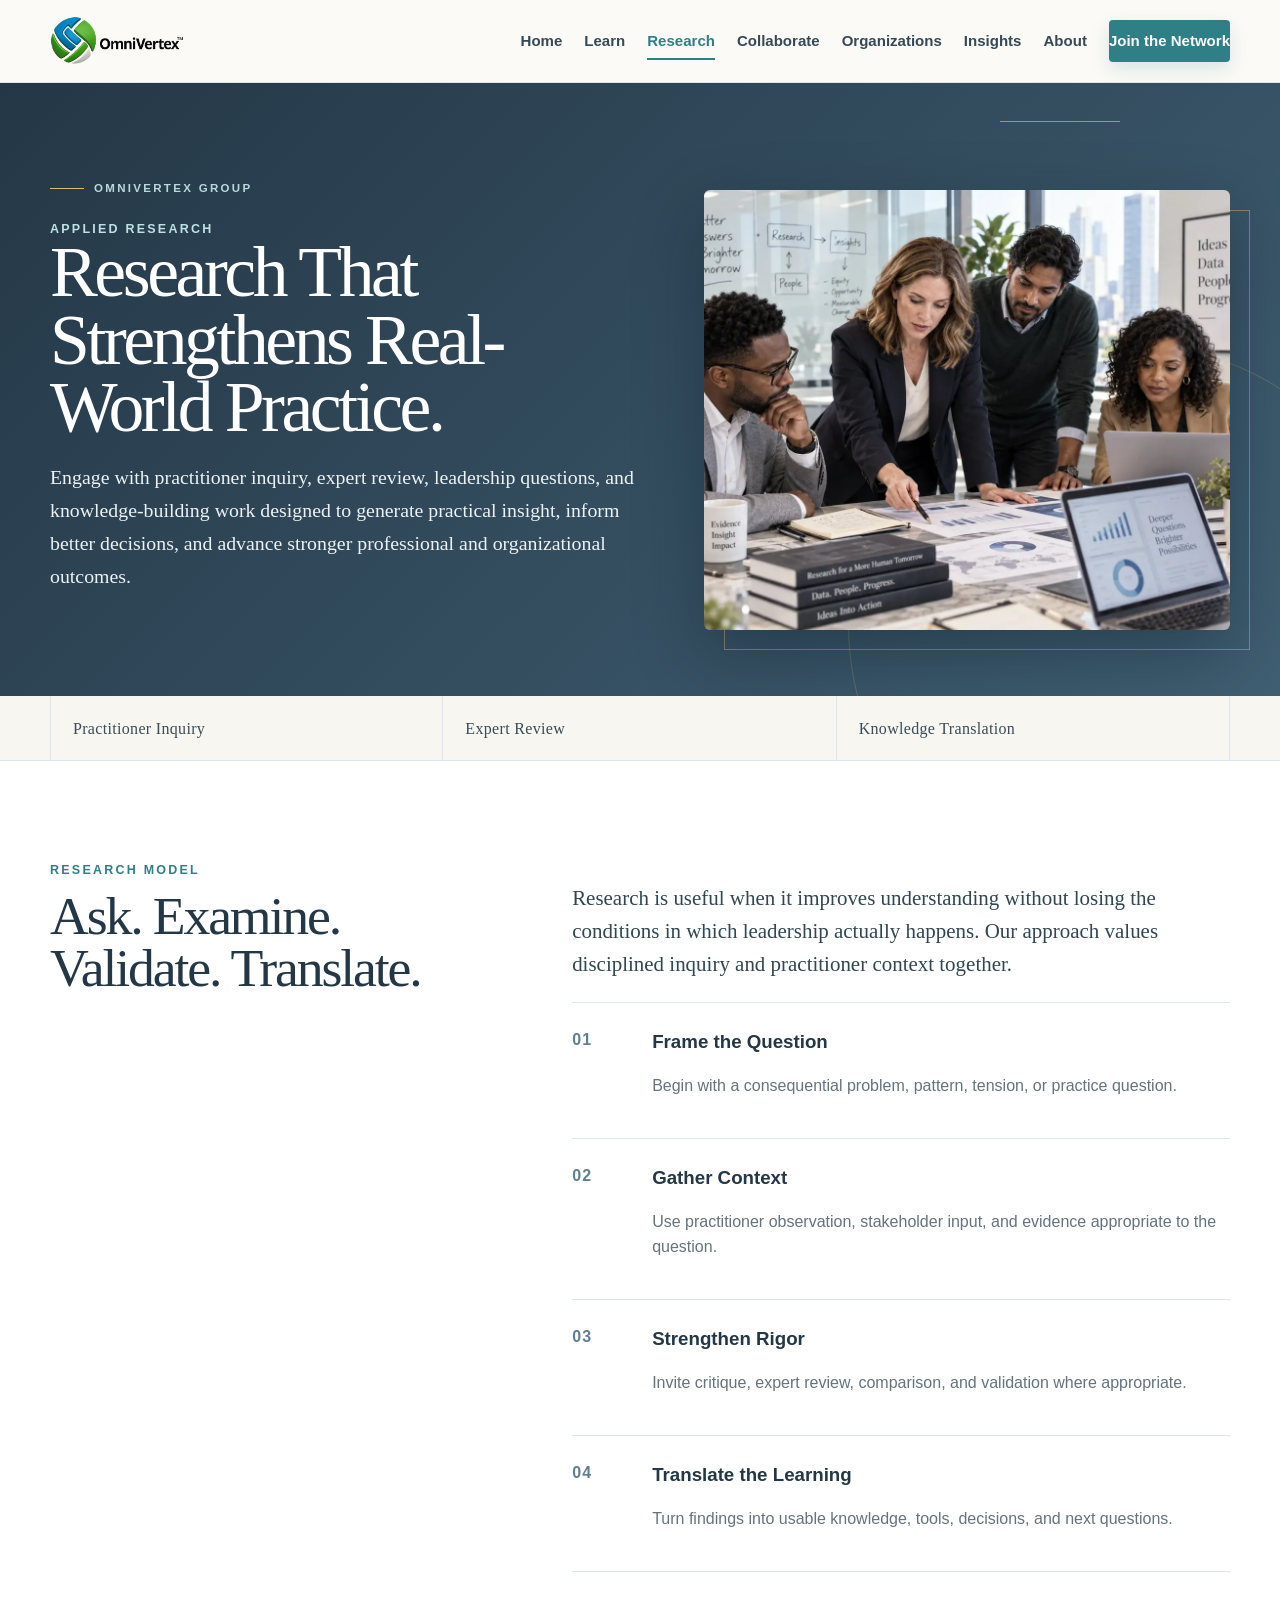
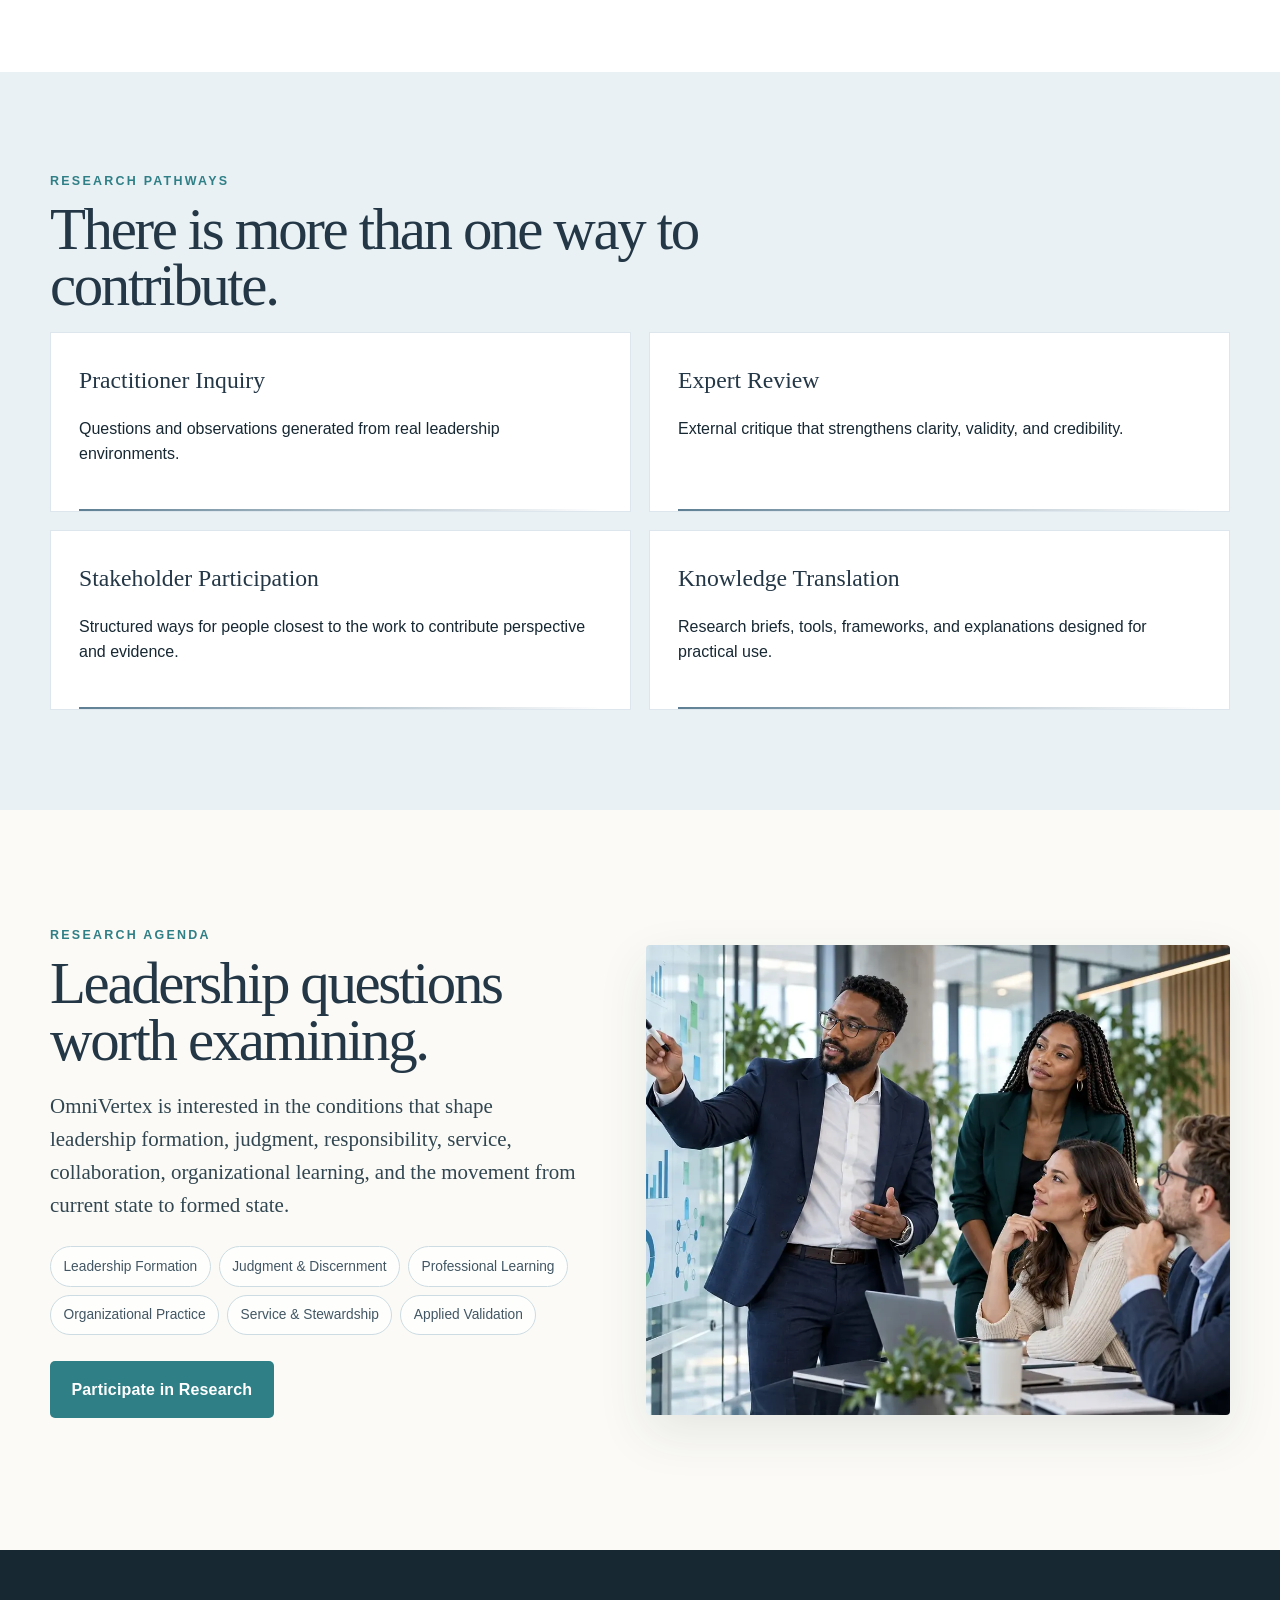
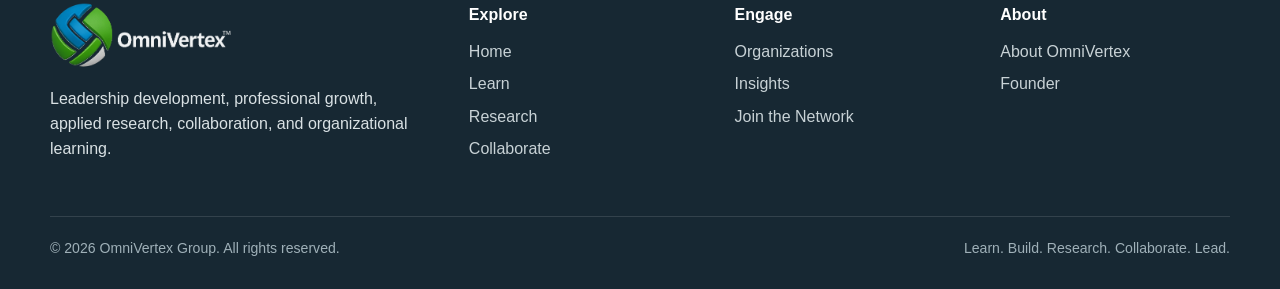
<file: research.html>
<!DOCTYPE html>

<html lang="en"><head><meta charset="utf-8"/><meta content="width=device-width,initial-scale=1" name="viewport"/><meta content="Applied research, practitioner inquiry, expert review, and research participation at OmniVertex Group." name="description"/><title>Research | OmniVertex Group</title><link href="assets/favicon.png" rel="icon"/><link href="assets/styles.css" rel="stylesheet"/><meta content="#243746" name="theme-color"/></head><body class="page-research inner-page"><header class="site-header"><div class="container nav-wrap"><a class="brand" href="index.html"><img alt="OmniVertex" src="assets/logo-header.webp"/></a><button aria-controls="primary-navigation" aria-label="Open navigation" class="menu-btn">☰</button><nav class="nav" id="primary-navigation"><a data-page="index" href="index.html">Home</a><a data-page="learn" href="learn.html">Learn</a><a data-page="research" href="research.html">Research</a><a data-page="collaborate" href="collaborate.html">Collaborate</a><a data-page="organizations" href="organizations.html">Organizations</a><a data-page="insights" href="insights.html">Insights</a><a data-page="about" href="about.html">About</a><a class="nav-cta" href="join.html">Join the Network</a></nav></div></header><main>
<section class="page-hero split"><div class="container page-hero-grid"><div><div class="hero-marker">OmniVertex Group</div><div class="eyebrow" style="color:#BFE1E3">Applied Research</div><h1>Research That Strengthens Real-World Practice.</h1><p>Engage with practitioner inquiry, expert review, leadership questions, and knowledge-building work designed to generate practical insight, inform better decisions, and advance stronger professional and organizational outcomes.</p></div><div class="page-hero-media"><img alt="Caucasian woman and diverse colleagues reviewing charts and research findings in a collaborative strategy session" decoding="async" fetchpriority="high" src="assets/images/research-hero.webp"/></div></div></section><section class="page-ribbon"><div class="container ribbon-grid"><div class="ribbon-item"><strong>Practitioner Inquiry</strong></div><div class="ribbon-item"><strong>Expert Review</strong></div><div class="ribbon-item"><strong>Knowledge Translation</strong></div></div></section>
<section class="content-section"><div class="container content-grid"><div><div class="eyebrow">Research Model</div><h2 class="section-title" style="font-size:clamp(2.5rem,4.2vw,4.5rem)">Ask. Examine. Validate. Translate.</h2></div><div><p class="section-copy">Research is useful when it improves understanding without losing the conditions in which leadership actually happens. Our approach values disciplined inquiry and practitioner context together.</p><div class="step-list"><div class="step-row"><div><h3>Frame the Question</h3><p class="muted">Begin with a consequential problem, pattern, tension, or practice question.</p></div></div><div class="step-row"><div><h3>Gather Context</h3><p class="muted">Use practitioner observation, stakeholder input, and evidence appropriate to the question.</p></div></div><div class="step-row"><div><h3>Strengthen Rigor</h3><p class="muted">Invite critique, expert review, comparison, and validation where appropriate.</p></div></div><div class="step-row"><div><h3>Translate the Learning</h3><p class="muted">Turn findings into usable knowledge, tools, decisions, and next questions.</p></div></div></div></div></div></section>
<section class="content-section alt"><div class="container"><div class="eyebrow">Research Pathways</div><h2 class="section-title">There is more than one way to contribute.</h2><div class="topic-grid"><div class="topic"><h3>Practitioner Inquiry</h3><p>Questions and observations generated from real leadership environments.</p></div><div class="topic"><h3>Expert Review</h3><p>External critique that strengthens clarity, validity, and credibility.</p></div><div class="topic"><h3>Stakeholder Participation</h3><p>Structured ways for people closest to the work to contribute perspective and evidence.</p></div><div class="topic"><h3>Knowledge Translation</h3><p>Research briefs, tools, frameworks, and explanations designed for practical use.</p></div></div></div></section>
<section class="content-section warm"><div class="container feature-split reverse"><div class="copy"><div class="eyebrow">Research Agenda</div><h2 class="section-title">Leadership questions worth examining.</h2><p class="section-copy">OmniVertex is interested in the conditions that shape leadership formation, judgment, responsibility, service, collaboration, organizational learning, and the movement from current state to formed state.</p><div class="tags"><span class="tag">Leadership Formation</span><span class="tag">Judgment &amp; Discernment</span><span class="tag">Professional Learning</span><span class="tag">Organizational Practice</span><span class="tag">Service &amp; Stewardship</span><span class="tag">Applied Validation</span></div><p style="margin-top:26px"><a class="btn primary" href="join.html">Participate in Research</a></p></div><div class="media"><img alt="Black male professional presenting research findings to a diverse team" decoding="async" loading="lazy" src="assets/images/research-practice.webp"/></div></div></section></main><footer class="footer"><div class="container"><div class="footer-grid"><div><img alt="OmniVertex" class="footer-logo" src="assets/logo-footer.webp"/><p style="max-width:360px">Leadership development, professional growth, applied research, collaboration, and organizational learning.</p></div><div><h4>Explore</h4><a href="index.html">Home</a><a href="learn.html">Learn</a><a href="research.html">Research</a><a href="collaborate.html">Collaborate</a></div><div><h4>Engage</h4><a href="organizations.html">Organizations</a><a href="insights.html">Insights</a><a href="join.html">Join the Network</a></div><div><h4>About</h4><a href="about.html">About OmniVertex</a><a href="about.html#founder">Founder</a></div></div><div class="footer-bottom"><span>© 2026 OmniVertex Group. All rights reserved.</span><span>Learn. Build. Research. Collaborate. Lead.</span></div></div></footer><script src="assets/site.js"></script></body></html>
</file>
<file: assets/styles.css>
:root{
  --slate:#243746; --navy:#536E82; --teal:#2F7F86; --teal-dark:#245f65;
  --pale:#EAF1F4; --warm:#FBFAF6; --gold:#D8BD7A; --ink:#172833;
  --muted:#64737D; --line:#DCE6EC; --white:#fff; --green:#58b631; --blue:#0895cf;
  --shadow:0 18px 50px rgba(36,55,70,.10); --shadow-sm:0 8px 24px rgba(36,55,70,.07);
}
*{box-sizing:border-box} html{scroll-behavior:smooth}
body{margin:0;background:var(--warm);color:var(--ink);font-family:"Segoe UI",Arial,sans-serif;line-height:1.58}
a{color:inherit;text-decoration:none} img{display:block;width:100%;height:auto} button,input,textarea,select{font:inherit}
.container{width:min(1180px,calc(100% - 40px));margin:0 auto}
.eyebrow{font-size:.78rem;letter-spacing:.18em;text-transform:uppercase;color:var(--teal);font-weight:800}
.kicker{font-size:.82rem;letter-spacing:.12em;text-transform:uppercase;color:var(--muted);font-weight:700}
.section-title{font-size:clamp(2.4rem,4.6vw,5.3rem);line-height:.96;letter-spacing:-.045em;margin:.38rem 0 1.1rem;color:var(--slate)}
.section-copy{font-family:Georgia,"Times New Roman",serif;font-size:clamp(1.06rem,1.7vw,1.31rem);max-width:820px;color:#314650}
.display-copy{font-family:Georgia,"Times New Roman",serif;font-size:clamp(1.22rem,2vw,1.55rem);color:#314650}
.muted{color:var(--muted)}
.btn{display:inline-flex;align-items:center;justify-content:center;gap:.6rem;padding:.92rem 1.28rem;border-radius:5px;border:1px solid transparent;font-weight:750;transition:.2s ease}
.btn.primary{background:var(--teal);color:white}.btn.primary:hover{transform:translateY(-2px);background:var(--teal-dark)}
.btn.secondary{background:white;border-color:var(--line);color:var(--slate)}.btn.secondary:hover{transform:translateY(-2px);border-color:var(--teal)}
.link-arrow{display:inline-flex;align-items:center;gap:.45rem;color:var(--teal);font-weight:750}.link-arrow::after{content:"→"}
.site-header{position:sticky;top:0;z-index:50;background:rgba(251,250,246,.95);backdrop-filter:blur(12px);border-bottom:1px solid rgba(220,230,236,.9)}
.nav-wrap{height:82px;display:flex;align-items:center;justify-content:space-between;gap:26px}
.brand{display:flex;align-items:center;min-width:205px}.brand img{width:205px;max-height:58px;object-fit:contain;object-position:left center}
.nav{display:flex;align-items:center;gap:22px;font-size:.94rem}.nav a{color:#354a56}.nav a:hover,.nav a.active{color:var(--teal)}
.nav-cta{padding:.7rem 1rem;background:var(--teal);color:white!important;border-radius:4px;font-weight:750}
.menu-btn{display:none;border:0;background:transparent;font-size:1.45rem;color:var(--slate)}
.hero{background:var(--slate);color:white;padding:76px 0 88px;overflow:hidden}.hero-grid{display:grid;grid-template-columns:1.14fr .86fr;gap:72px;align-items:center}
.hero h1{font-size:clamp(3.8rem,6.8vw,7.8rem);line-height:.88;letter-spacing:-.06em;margin:0 0 30px;max-width:900px}
.hero .lead{font-family:Georgia,"Times New Roman",serif;font-size:clamp(1.1rem,1.7vw,1.42rem);max-width:760px;color:#F4F1E9}.hero .brand-line{margin:23px 0 28px;letter-spacing:.09em;font-size:.9rem;text-transform:uppercase;color:#CBE1E3;font-weight:800}.hero-actions{display:flex;gap:14px;flex-wrap:wrap}
.hero-portrait{position:relative;isolation:isolate;max-width:520px;justify-self:end}.hero-portrait::before{content:"";position:absolute;inset:-28px 22% 10% -20px;border:1px solid rgba(216,189,122,.56);border-radius:52% 48% 46% 54% / 43% 52% 48% 57%;z-index:-1}.hero-portrait img{aspect-ratio:1/1;object-fit:cover;object-position:center 28%;clip-path:ellipse(47% 50% at 50% 50%);box-shadow:0 24px 70px rgba(0,0,0,.25)}
.manifesto{padding:105px 0;background:white}.manifesto-grid{display:grid;grid-template-columns:.92fr 1.08fr;gap:75px;align-items:stretch}.manifesto-media{min-height:570px;border-radius:8px;overflow:hidden}.manifesto-media img{height:100%;object-fit:cover}.manifesto-copy{background:var(--pale);padding:58px 56px;display:flex;flex-direction:column;justify-content:center}.quote{margin-top:28px;padding-left:22px;border-left:3px solid var(--gold);font-family:Georgia,"Times New Roman",serif;font-size:1.2rem;color:#2f444f}.signature{margin-top:10px;color:var(--teal);font-weight:800}
.ecosystem{padding:100px 0;background:var(--pale)}.eco-head{display:flex;justify-content:space-between;gap:35px;align-items:end;margin-bottom:46px}.eco-head .section-copy{max-width:720px}.eco-grid{display:grid;grid-template-columns:1fr 1fr;gap:22px}.eco-card{background:white;border:1px solid var(--line);padding:30px 30px 27px;min-height:250px;box-shadow:var(--shadow-sm);position:relative}.eco-card h3{font-size:1.5rem;margin:0 0 14px;color:var(--slate)}.eco-card p{max-width:88%;margin-bottom:30px}.eco-card .icon{position:absolute;right:24px;bottom:24px;width:46px;height:46px;color:var(--teal)}
.featured{padding:106px 0;background:var(--warm)}.featured-top{margin-bottom:42px}.featured-layout{display:grid;grid-template-columns:1.12fr .88fr;gap:38px;align-items:start}.feature-image{height:430px;overflow:hidden;border-radius:7px;box-shadow:var(--shadow)}.feature-image img{height:100%;object-fit:cover;object-position:center 40%}.feature-primary{padding:16px 0 0 14px}.feature-primary h3{font-size:clamp(2.2rem,3.6vw,4rem);line-height:1;letter-spacing:-.04em;margin:.45rem 0 20px;color:var(--slate)}.feature-primary p{font-family:Georgia,"Times New Roman",serif;font-size:1.14rem;max-width:590px}.mini-stack{margin-top:42px;border-top:1px solid var(--line)}.mini{display:grid;grid-template-columns:90px 1fr;gap:20px;padding:22px 0;border-bottom:1px solid var(--line)}.mini-num{font-size:.9rem;color:var(--teal);font-weight:800;letter-spacing:.08em}.mini h4{margin:0 0 7px;font-size:1.12rem;color:var(--slate)}
.research-band{padding:100px 0;background:var(--slate);color:white}.research-grid{display:grid;grid-template-columns:.9fr 1.1fr;gap:80px;align-items:center}.research-grid .section-title{color:white}.research-grid .section-copy{color:#E8EFF2}.research-stat{display:grid;grid-template-columns:1fr 1fr;gap:18px}.stat{border:1px solid rgba(255,255,255,.15);padding:24px;background:rgba(255,255,255,.04)}.stat strong{display:block;font-size:1.45rem;color:#BFE1E3;margin-bottom:4px}
.collab{padding:105px 0;background:white}.collab-grid{display:grid;grid-template-columns:1.04fr .96fr;gap:54px;align-items:center}.collab-media{display:grid;grid-template-columns:1fr .72fr;gap:14px}.collab-media img{height:420px;object-fit:cover;border-radius:7px}.collab-media img:nth-child(2){height:320px;margin-top:70px}.points{display:grid;gap:13px;margin:26px 0 28px}.point{display:flex;gap:12px;align-items:flex-start}.point i{width:9px;height:9px;border-radius:50%;background:var(--teal);margin-top:8px;flex:0 0 auto}
.kingdom{padding:88px 0;background:#F3EFE5}.kingdom-grid{display:grid;grid-template-columns:.72fr 1.28fr;gap:70px;align-items:start}.kingdom-values{display:grid;grid-template-columns:repeat(2,1fr);gap:12px}.value{padding:18px 20px;border-top:1px solid #CFC6AF;background:rgba(255,255,255,.42)}.value strong{color:var(--slate)}
.org-solutions{padding:105px 0;background:var(--pale)}.org-layout{display:grid;grid-template-columns:1fr 1fr;gap:55px;align-items:start}.org-list{display:grid;border-top:1px solid #C9D8DF}.org-item{padding:20px 0;border-bottom:1px solid #C9D8DF;display:grid;grid-template-columns:1fr auto;gap:24px;align-items:center}.org-item h4{margin:0;color:var(--slate);font-size:1.1rem}
.insights{padding:105px 0;background:white}.insight-grid{display:grid;grid-template-columns:1.35fr .65fr;gap:24px}.insight-main,.insight-side{border:1px solid var(--line);background:var(--warm)}.insight-main img{height:300px;object-fit:cover;object-position:center 38%}.insight-body{padding:28px}.insight-side{padding:28px;display:flex;flex-direction:column;justify-content:space-between}.insight-side + .insight-side{margin-top:18px}
.join-cta{padding:88px 0;background:var(--teal);color:white}.join-inner{display:flex;align-items:center;justify-content:space-between;gap:50px}.join-inner h2{font-size:clamp(2.5rem,4.5vw,5rem);line-height:.95;letter-spacing:-.05em;margin:0;max-width:760px}.join-inner p{max-width:470px;color:#E7F3F3}
.footer{background:#172833;color:#D9E1E4;padding:52px 0 30px}.footer-grid{display:grid;grid-template-columns:1.25fr repeat(3,.75fr);gap:36px}.footer-logo{width:230px;max-height:80px;object-fit:contain;object-position:left center;margin-bottom:16px}.footer h4{margin:0 0 12px;color:white}.footer a{display:block;margin:7px 0;color:#C8D2D6}.footer a:hover{color:white}.footer-bottom{border-top:1px solid rgba(255,255,255,.12);margin-top:38px;padding-top:20px;font-size:.88rem;color:#9FB0B8;display:flex;justify-content:space-between;gap:20px;flex-wrap:wrap}
.page-hero{padding:92px 0 80px;background:var(--slate);color:white}.page-hero.split .page-hero-grid{display:grid;grid-template-columns:1fr .9fr;gap:70px;align-items:center}.page-hero h1{font-size:clamp(3.5rem,7vw,7rem);line-height:.9;letter-spacing:-.06em;margin:0 0 20px}.page-hero p{font-family:Georgia,"Times New Roman",serif;font-size:1.3rem;max-width:760px;color:#EDF2F4}.page-hero-media{height:420px;border-radius:8px;overflow:hidden;box-shadow:0 24px 70px rgba(0,0,0,.2)}.page-hero-media img{height:100%;object-fit:cover}
.content-section{padding:92px 0;background:white}.content-section.alt{background:var(--pale)}.content-section.warm{background:var(--warm)}.content-grid{display:grid;grid-template-columns:.82fr 1.18fr;gap:65px}.path-grid{display:grid;grid-template-columns:repeat(3,1fr);gap:18px;margin-top:32px}.path-card{background:white;border:1px solid var(--line);padding:26px;min-height:230px;box-shadow:0 5px 18px rgba(36,55,70,.04)}.path-card h3{margin:0 0 12px;color:var(--slate)}
.feature-split{display:grid;grid-template-columns:1.05fr .95fr;gap:55px;align-items:center}.feature-split.reverse{grid-template-columns:.95fr 1.05fr}.feature-split .media{height:470px;border-radius:8px;overflow:hidden;box-shadow:var(--shadow)}.feature-split .media img{height:100%;object-fit:cover}.feature-split .copy{padding:16px 0}
.step-list{counter-reset:steps;border-top:1px solid var(--line)}.step-row{counter-increment:steps;display:grid;grid-template-columns:62px 1fr;gap:18px;padding:24px 0;border-bottom:1px solid var(--line)}.step-row::before{content:"0" counter(steps);font-weight:800;color:var(--teal);letter-spacing:.08em}.step-row h3{margin:0 0 5px;color:var(--slate)}
.topic-grid{display:grid;grid-template-columns:repeat(2,1fr);gap:18px}.topic{padding:24px;border:1px solid var(--line);background:white}.topic h3{margin:0 0 8px;color:var(--slate)}
.pullquote{padding:42px;border-left:4px solid var(--gold);background:#F3EFE5;font-family:Georgia,"Times New Roman",serif;font-size:clamp(1.35rem,2vw,1.75rem);color:#30444f}
.join-form{display:grid;grid-template-columns:1fr 1fr;gap:16px;margin-top:30px}.join-form .full{grid-column:1/-1}.join-form input,.join-form textarea,.join-form select{width:100%;padding:14px 15px;border:1px solid #CBD9DF;background:white;border-radius:3px;color:var(--ink)}.join-form textarea{min-height:150px;resize:vertical}.notice{padding:13px 15px;background:#E9F5F5;border-left:3px solid var(--teal);margin-top:16px;display:none}
.tags{display:flex;gap:8px;flex-wrap:wrap;margin:18px 0}.tag{padding:.45rem .7rem;border:1px solid var(--line);background:white;border-radius:999px;font-size:.86rem;color:#425763}
.article-list{display:grid;gap:18px}.article-row{display:grid;grid-template-columns:150px 1fr auto;gap:26px;align-items:center;padding:24px 0;border-bottom:1px solid var(--line)}.article-row .type{font-size:.78rem;text-transform:uppercase;letter-spacing:.14em;color:var(--teal);font-weight:800}.article-row h3{margin:0;color:var(--slate)}
@media(max-width:980px){.nav{position:absolute;top:82px;left:0;right:0;background:var(--warm);padding:18px 20px 24px;display:none;flex-direction:column;align-items:flex-start;border-bottom:1px solid var(--line)}.nav.open{display:flex}.menu-btn{display:block}.hero-grid,.manifesto-grid,.featured-layout,.research-grid,.collab-grid,.kingdom-grid,.org-layout,.content-grid,.page-hero.split .page-hero-grid,.feature-split,.feature-split.reverse{grid-template-columns:1fr}.hero-portrait{margin:25px auto 0;justify-self:center}.manifesto-media{min-height:420px}.manifesto-copy{padding:42px 34px}.eco-head{display:block}.eco-grid{grid-template-columns:1fr 1fr}.research-stat{grid-template-columns:repeat(2,1fr)}.insight-grid{grid-template-columns:1fr}.join-inner{display:block}.join-inner .btn{margin-top:20px}.footer-grid{grid-template-columns:1fr 1fr}.path-grid{grid-template-columns:1fr 1fr}.page-hero-media{height:380px}.topic-grid{grid-template-columns:1fr}.article-row{grid-template-columns:1fr auto}.article-row .type{grid-column:1/-1}}
@media(max-width:650px){.container{width:min(100% - 28px,1180px)}.nav-wrap{height:70px}.nav{top:70px}.brand img{width:176px}.hero{padding:54px 0 62px}.hero h1{font-size:3.1rem}.eco-grid,.research-stat,.path-grid,.join-form{grid-template-columns:1fr}.join-form .full{grid-column:auto}.featured,.ecosystem,.manifesto,.collab,.research-band,.org-solutions,.insights,.content-section{padding:72px 0}.feature-image{height:320px}.collab-media{grid-template-columns:1fr}.collab-media img:nth-child(2){height:300px;margin-top:0}.kingdom-values{grid-template-columns:1fr}.footer-grid{grid-template-columns:1fr}.page-hero{padding:68px 0 58px}.page-hero h1{font-size:3.2rem}.page-hero-media,.feature-split .media{height:320px}.article-row{grid-template-columns:1fr}.article-row a{justify-self:start}}

/* ===== Final editorial polish ===== */
::selection{background:rgba(47,127,134,.18);color:var(--ink)}
body.inner-page{--page-accent:var(--teal);background:var(--warm)}
body.page-research{--page-accent:#5E7F93}
body.page-collaborate{--page-accent:#2F7F86}
body.page-organizations{--page-accent:#A7894E}
body.page-insights{--page-accent:#536E82}
body.page-about{--page-accent:#3D7A74}
body.page-join{--page-accent:#2F7F86}
.site-header{box-shadow:0 1px 0 rgba(23,40,51,.02)}
.nav a{position:relative;padding:9px 0;font-weight:650}
.nav a:not(.nav-cta)::after{content:"";position:absolute;left:0;right:100%;bottom:2px;height:2px;background:var(--teal);transition:right .22s ease}
.nav a:not(.nav-cta):hover::after,.nav a.active:not(.nav-cta)::after{right:0}
.nav-cta{box-shadow:0 7px 18px rgba(47,127,134,.17)}
.btn{letter-spacing:.01em}.btn:focus-visible,a:focus-visible,input:focus-visible,select:focus-visible,textarea:focus-visible{outline:3px solid rgba(47,127,134,.28);outline-offset:3px}

.inner-page .page-hero{position:relative;padding:88px 0 84px;background:
  radial-gradient(circle at 86% 16%,rgba(255,255,255,.08),transparent 29%),
  linear-gradient(135deg,#1D303D 0%,#243746 55%,#294651 100%);overflow:hidden}
.inner-page .page-hero::before{content:"";position:absolute;right:-130px;bottom:-210px;width:560px;height:560px;border:1px solid rgba(216,189,122,.23);border-radius:50%}
.inner-page .page-hero::after{content:"";position:absolute;right:160px;top:38px;width:120px;height:1px;background:rgba(216,189,122,.65)}
.page-hero-grid{position:relative;z-index:1}
.page-hero-copy{max-width:700px}
.hero-marker{display:inline-flex;align-items:center;gap:10px;margin-bottom:22px;font-size:.72rem;letter-spacing:.2em;text-transform:uppercase;color:#B9D9DC;font-weight:800}
.hero-marker::before{content:"";width:34px;height:1px;background:var(--gold)}
.inner-page .page-hero h1{font-family:Georgia,"Times New Roman",serif;font-weight:500;font-size:clamp(3.15rem,5.6vw,6.15rem);line-height:.94;letter-spacing:-.048em;max-width:760px}
.inner-page .page-hero p{font-size:clamp(1.08rem,1.55vw,1.3rem);line-height:1.65;max-width:690px}
.inner-page .page-hero-media{position:relative;height:460px;border-radius:0;overflow:visible;box-shadow:none}
.inner-page .page-hero-media::before{content:"";position:absolute;inset:20px -20px -20px 20px;border:1px solid rgba(216,189,122,.48);z-index:-1}
.inner-page .page-hero-media img{height:100%;object-fit:cover;border-radius:6px;box-shadow:0 26px 70px rgba(4,19,29,.32)}
.page-learn .page-hero-media img{object-position:center 34%}
.page-research .page-hero-media img{object-position:31% center}
.page-collaborate .page-hero-media img{object-position:center 48%}
.page-organizations .page-hero-media img{object-position:center 29%}
.page-insights .page-hero-media img{object-position:center 42%}
.page-about .page-hero-media img{object-position:center 50%}
.page-join .page-hero-media img{object-position:center 29%}

.page-ribbon{background:#F7F6F1;border-bottom:1px solid var(--line)}
.ribbon-grid{display:grid;grid-template-columns:repeat(3,1fr)}
.ribbon-item{padding:19px 22px;border-right:1px solid var(--line);display:flex;align-items:center;gap:14px;min-height:64px}
.ribbon-item:first-child{border-left:1px solid var(--line)}
.ribbon-num{font-size:.72rem;letter-spacing:.13em;color:var(--page-accent);font-weight:900}
.ribbon-item strong{font-size:.92rem;color:#3A4C57;letter-spacing:.02em}

.content-section{position:relative}
.content-section>.container{position:relative}
.section-index{position:absolute;right:0;top:-44px;font-family:Georgia,"Times New Roman",serif;font-size:4.6rem;line-height:1;color:rgba(47,127,134,.08);font-weight:700;pointer-events:none}
.inner-page .content-section:nth-of-type(even) .section-index{color:rgba(83,110,130,.09)}
.inner-page .section-title{font-family:Georgia,"Times New Roman",serif;font-weight:500;letter-spacing:-.04em}
.inner-page .content-grid{align-items:start}
.inner-page .content-grid>div:first-child{position:sticky;top:120px}
.path-grid{gap:20px}.path-card{position:relative;overflow:hidden;transition:transform .22s ease,box-shadow .22s ease,border-color .22s ease}
.path-card::before{content:"";position:absolute;left:0;top:0;width:100%;height:4px;background:var(--page-accent);transform:scaleX(.24);transform-origin:left;transition:transform .22s ease}
.path-card:hover{transform:translateY(-5px);box-shadow:var(--shadow);border-color:#C9D8DF}.path-card:hover::before{transform:scaleX(1)}
.path-card h3{font-family:Georgia,"Times New Roman",serif;font-size:1.58rem;font-weight:500}
.topic{position:relative;min-height:180px;padding:29px 28px;transition:transform .2s ease,box-shadow .2s ease}.topic:hover{transform:translateY(-3px);box-shadow:var(--shadow-sm)}
.topic::after{content:"";position:absolute;left:28px;right:28px;bottom:0;height:2px;background:linear-gradient(90deg,var(--page-accent),transparent)}
.topic h3{font-family:Georgia,"Times New Roman",serif;font-size:1.48rem;font-weight:500}
.step-row{transition:padding-left .2s ease}.step-row:hover{padding-left:8px}.step-row::before{color:var(--page-accent)}
.feature-split{gap:68px}.feature-split .media{position:relative;border-radius:4px}.feature-split .media::after{content:"";position:absolute;inset:16px -16px -16px 16px;border:1px solid rgba(216,189,122,.45);z-index:-1}.feature-split .media img{transition:transform .65s ease}.feature-split .media:hover img{transform:scale(1.025)}
.tags{margin-top:24px}.tag{background:rgba(255,255,255,.8);border-color:#CCDCE2;padding:.52rem .78rem}
.pullquote{box-shadow:inset 0 0 0 1px rgba(216,189,122,.18)}
.article-row{transition:padding-left .2s ease}.article-row:hover{padding-left:10px}.article-row h3{font-family:Georgia,"Times New Roman",serif;font-size:1.4rem;font-weight:500}

/* Insights gets an editorial reading-room feel */
.page-insights .content-section:first-of-type{background:linear-gradient(180deg,#fff 0%,#FBFAF6 100%)}
.page-insights .insight-main{box-shadow:var(--shadow-sm)}
.page-insights .insight-body h2,.page-insights .insight-side h3{font-family:Georgia,"Times New Roman",serif;font-weight:500}

/* Join page is warmer and more invitational */
.page-join .path-card{min-height:205px}
.page-join .join-form{background:white;padding:32px;border:1px solid var(--line);box-shadow:var(--shadow-sm);border-radius:5px}
.page-join .join-form input,.page-join .join-form textarea,.page-join .join-form select{background:#FCFCFA;border-color:#C9D8DF;transition:border-color .18s ease,box-shadow .18s ease}
.page-join .join-form input:focus,.page-join .join-form textarea:focus,.page-join .join-form select:focus{border-color:var(--teal);box-shadow:0 0 0 3px rgba(47,127,134,.08);outline:0}
.form-field{display:flex;flex-direction:column;gap:6px}.form-field label{font-size:.8rem;text-transform:uppercase;letter-spacing:.08em;color:#52656F;font-weight:800}
.form-field.full{grid-column:1/-1}

/* About founder treatment */
.page-about #founder{background:linear-gradient(135deg,#F5F0E4,#FBFAF6 56%,#EAF1F4)}
.page-about #founder .content-grid>div:first-child{position:relative;top:auto;padding:34px 0}
.page-about #founder .kicker{max-width:410px;line-height:1.8}

/* Stronger mobile behavior */
@media(max-width:980px){
  .inner-page .content-grid>div:first-child{position:static}
  .inner-page .page-hero-media{height:420px;max-width:720px;width:100%}
  .inner-page .page-hero-media::before{inset:14px -14px -14px 14px}
  .section-index{top:-34px;font-size:3.4rem}
  .ribbon-grid{grid-template-columns:1fr 1fr 1fr}
}
@media(max-width:650px){
  .inner-page .page-hero{padding:58px 0 64px}.inner-page .page-hero::after{display:none}
  .inner-page .page-hero h1{font-size:3rem}.inner-page .page-hero-media{height:330px;margin-top:14px}.inner-page .page-hero-media::before{inset:9px -9px -9px 9px}
  .ribbon-grid{grid-template-columns:1fr}.ribbon-item,.ribbon-item:first-child{border-left:1px solid var(--line);border-right:1px solid var(--line);border-bottom:1px solid var(--line)}
  .section-index{display:none}.join-form{padding:20px!important}.form-field.full{grid-column:auto}
}
.brand img{height:50px;width:auto;max-height:none;object-fit:contain}
.brand{min-width:228px}
.footer-logo{height:68px;width:auto;max-height:none;object-fit:contain}
@media(max-width:650px){.brand img{height:43px;width:auto}.brand{min-width:190px}}

/* Final refinement: remove decorative sequence-number layout dependencies */
.mini{grid-template-columns:1fr;gap:8px}
.org-item{grid-template-columns:1fr}
.ribbon-item{justify-content:flex-start}


/* ===== OmniVertex final production pass ===== */
.ribbon-num,.section-index,.mini-num{display:none!important}
.page-ribbon .ribbon-item{gap:0}

/* Page-specific visual identities without repeating one template */
.page-learn .page-hero{background:linear-gradient(135deg,#203744 0%,#244955 100%)}
.page-research .page-hero{background:linear-gradient(135deg,#243746 0%,#405F73 100%)}
.page-collaborate .page-hero{background:linear-gradient(135deg,#1D333D 0%,#276A70 100%)}
.page-organizations .page-hero{background:linear-gradient(135deg,#263A46 0%,#4B5962 68%,#675C47 100%)}
.page-insights .page-hero{background:linear-gradient(135deg,#223540 0%,#435E71 100%)}
.page-about .page-hero{background:linear-gradient(135deg,#233742 0%,#315C5C 100%)}
.page-join .page-hero{background:linear-gradient(135deg,#1F3942 0%,#27777C 100%)}

/* Image treatments are intentionally different page to page */
.page-learn .page-hero-media{height:485px}.page-learn .page-hero-media img{object-position:center 40%}
.page-research .page-hero-media{height:440px;transform:translateY(18px)}.page-research .page-hero-media img{object-position:center 35%}
.page-collaborate .page-hero-media{height:480px}.page-collaborate .page-hero-media img{object-position:center 45%}
.page-organizations .page-hero-media{height:455px}.page-organizations .page-hero-media img{object-position:center 44%}
.page-insights .page-hero-media{height:500px}.page-insights .page-hero-media img{object-position:center 30%}
.page-about .page-hero-media{height:455px}.page-about .page-hero-media img{object-position:center 46%}
.page-join .page-hero-media{height:500px}.page-join .page-hero-media img{object-position:center 38%}

/* About page: image-free editorial mission panel prevents visual repetition */
.page-about .content-section:first-of-type .feature-split{grid-template-columns:.78fr 1.22fr;align-items:stretch}
.editorial-statement{min-height:430px;padding:48px;display:flex;flex-direction:column;justify-content:flex-end;background:linear-gradient(145deg,#243746,#315861);color:white;box-shadow:var(--shadow);position:relative;overflow:hidden}
.editorial-statement::before{content:"";position:absolute;width:250px;height:250px;border:1px solid rgba(216,189,122,.45);border-radius:50%;right:-80px;top:-80px}
.editorial-statement .eyebrow{color:#C5E3E5}.editorial-statement p{font-family:Georgia,"Times New Roman",serif;font-size:clamp(2rem,3vw,3.4rem);line-height:1.05;margin:.8rem 0 0;letter-spacing:-.035em}

/* Insights: reading-room feature rather than another repeated photo block */
.page-insights .insight-grid{grid-template-columns:1.18fr .82fr}
.page-insights .insight-main.text-only-feature{min-height:420px;background:linear-gradient(145deg,#EAF1F4,#FBFAF6);display:flex;align-items:flex-end;position:relative;overflow:hidden}
.page-insights .insight-main.text-only-feature::before{content:"INSIGHT";position:absolute;right:-14px;top:12px;font-family:Georgia,"Times New Roman",serif;font-size:clamp(5rem,10vw,9rem);line-height:1;color:rgba(47,127,134,.07);letter-spacing:-.06em}
.page-insights .insight-main.text-only-feature .insight-body{position:relative;z-index:1;padding:48px;max-width:780px}
.page-insights .insight-main.text-only-feature h2{font-size:clamp(2.2rem,4vw,4.5rem);line-height:1;letter-spacing:-.04em;margin:.45rem 0 1rem;color:var(--slate)}

/* Secondary photography varies by purpose */
.page-learn .feature-split .media img{object-position:center 42%}
.page-research .feature-split .media img{object-position:center 40%}
.page-collaborate .feature-split .media img{object-position:center 44%}
.page-organizations .feature-split .media img{object-position:center 38%}

/* Cleaner editorial rhythm */
.inner-page .content-section{padding-top:100px;padding-bottom:100px}
.inner-page .content-section .eyebrow{margin-bottom:10px}
.inner-page .section-title{max-width:880px}
.page-ribbon{background:rgba(247,246,241,.97)}
.ribbon-item strong{font-family:Georgia,"Times New Roman",serif;font-weight:500;font-size:1rem}

/* High quality photography presentation */
.page-hero-media img,.feature-split .media img,.feature-image img,.collab-media img,.manifesto-media img,.insight-main img{image-rendering:auto}

@media(max-width:980px){
  .page-about .content-section:first-of-type .feature-split{grid-template-columns:1fr}
  .editorial-statement{min-height:320px}
  .page-insights .insight-grid{grid-template-columns:1fr}
  .page-research .page-hero-media{transform:none}
}
@media(max-width:650px){
  .editorial-statement{padding:30px;min-height:300px}
  .page-insights .insight-main.text-only-feature .insight-body{padding:30px}
}
</file>
